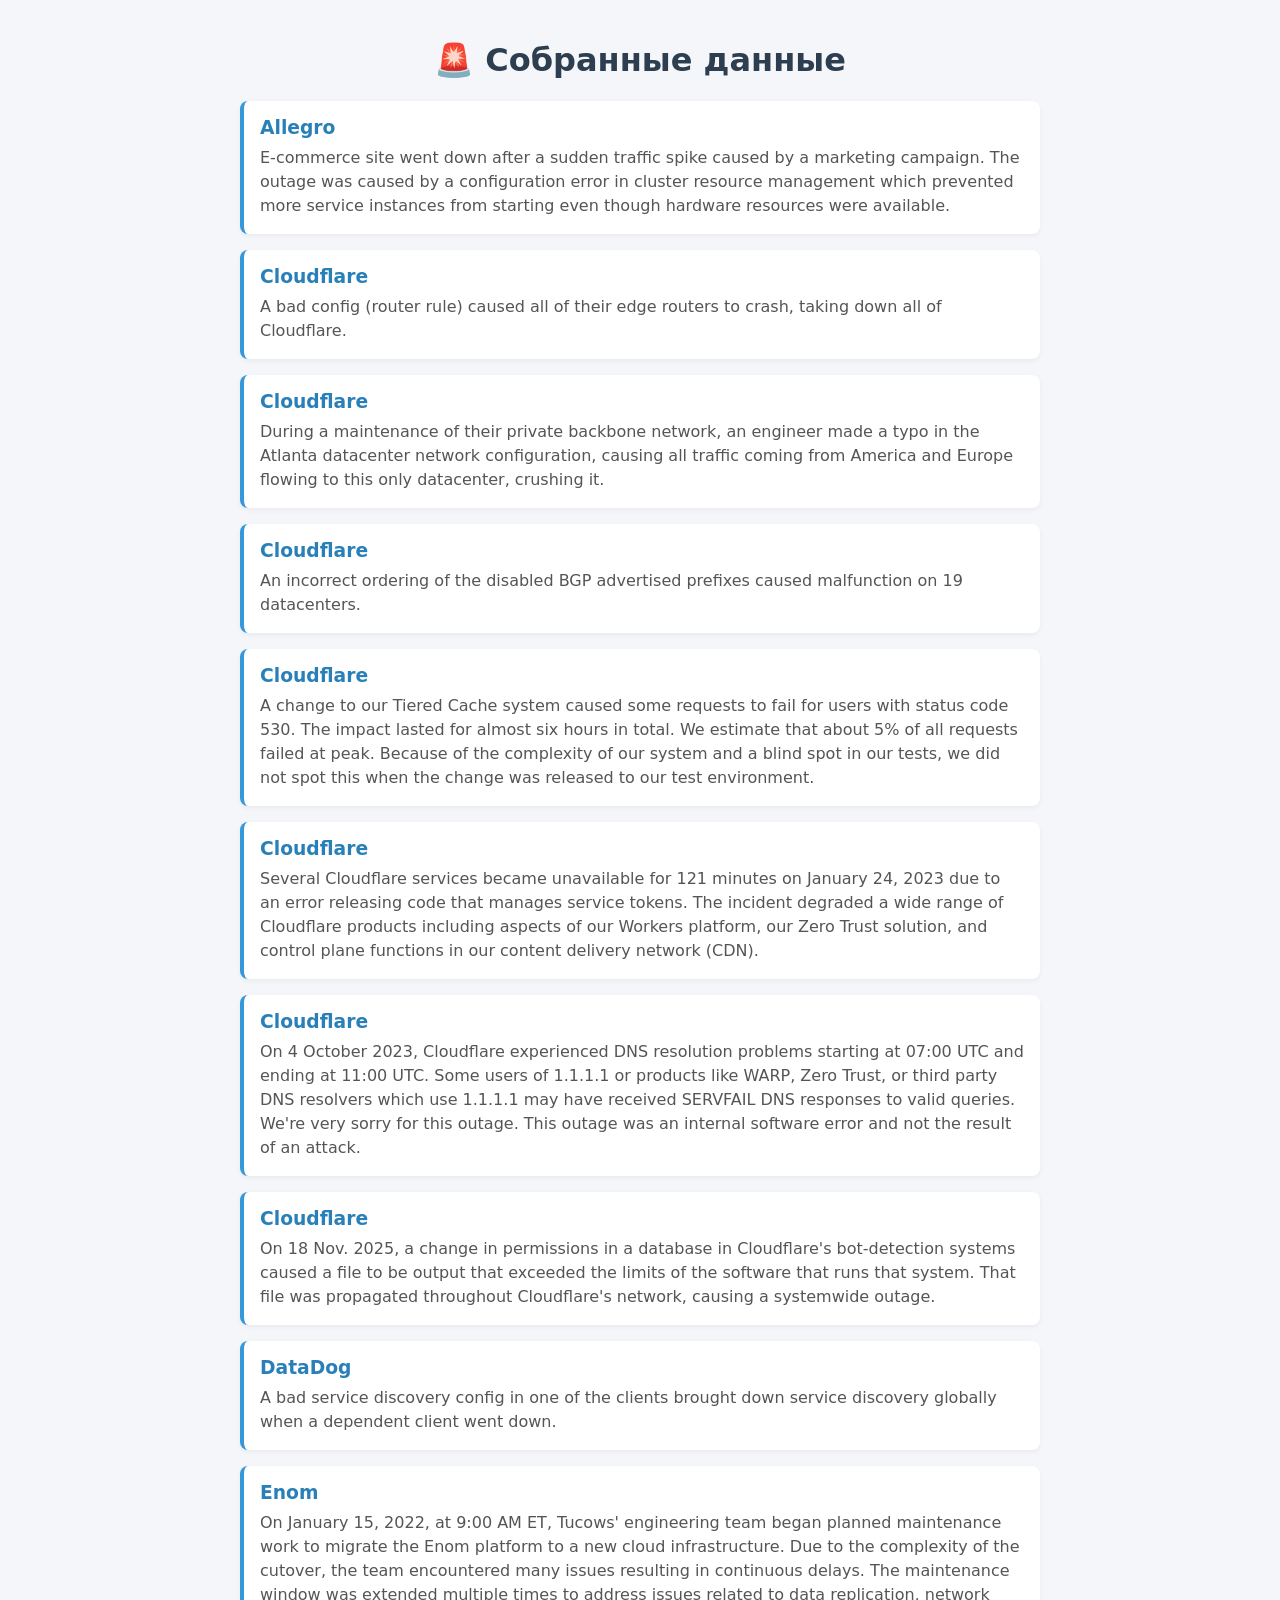
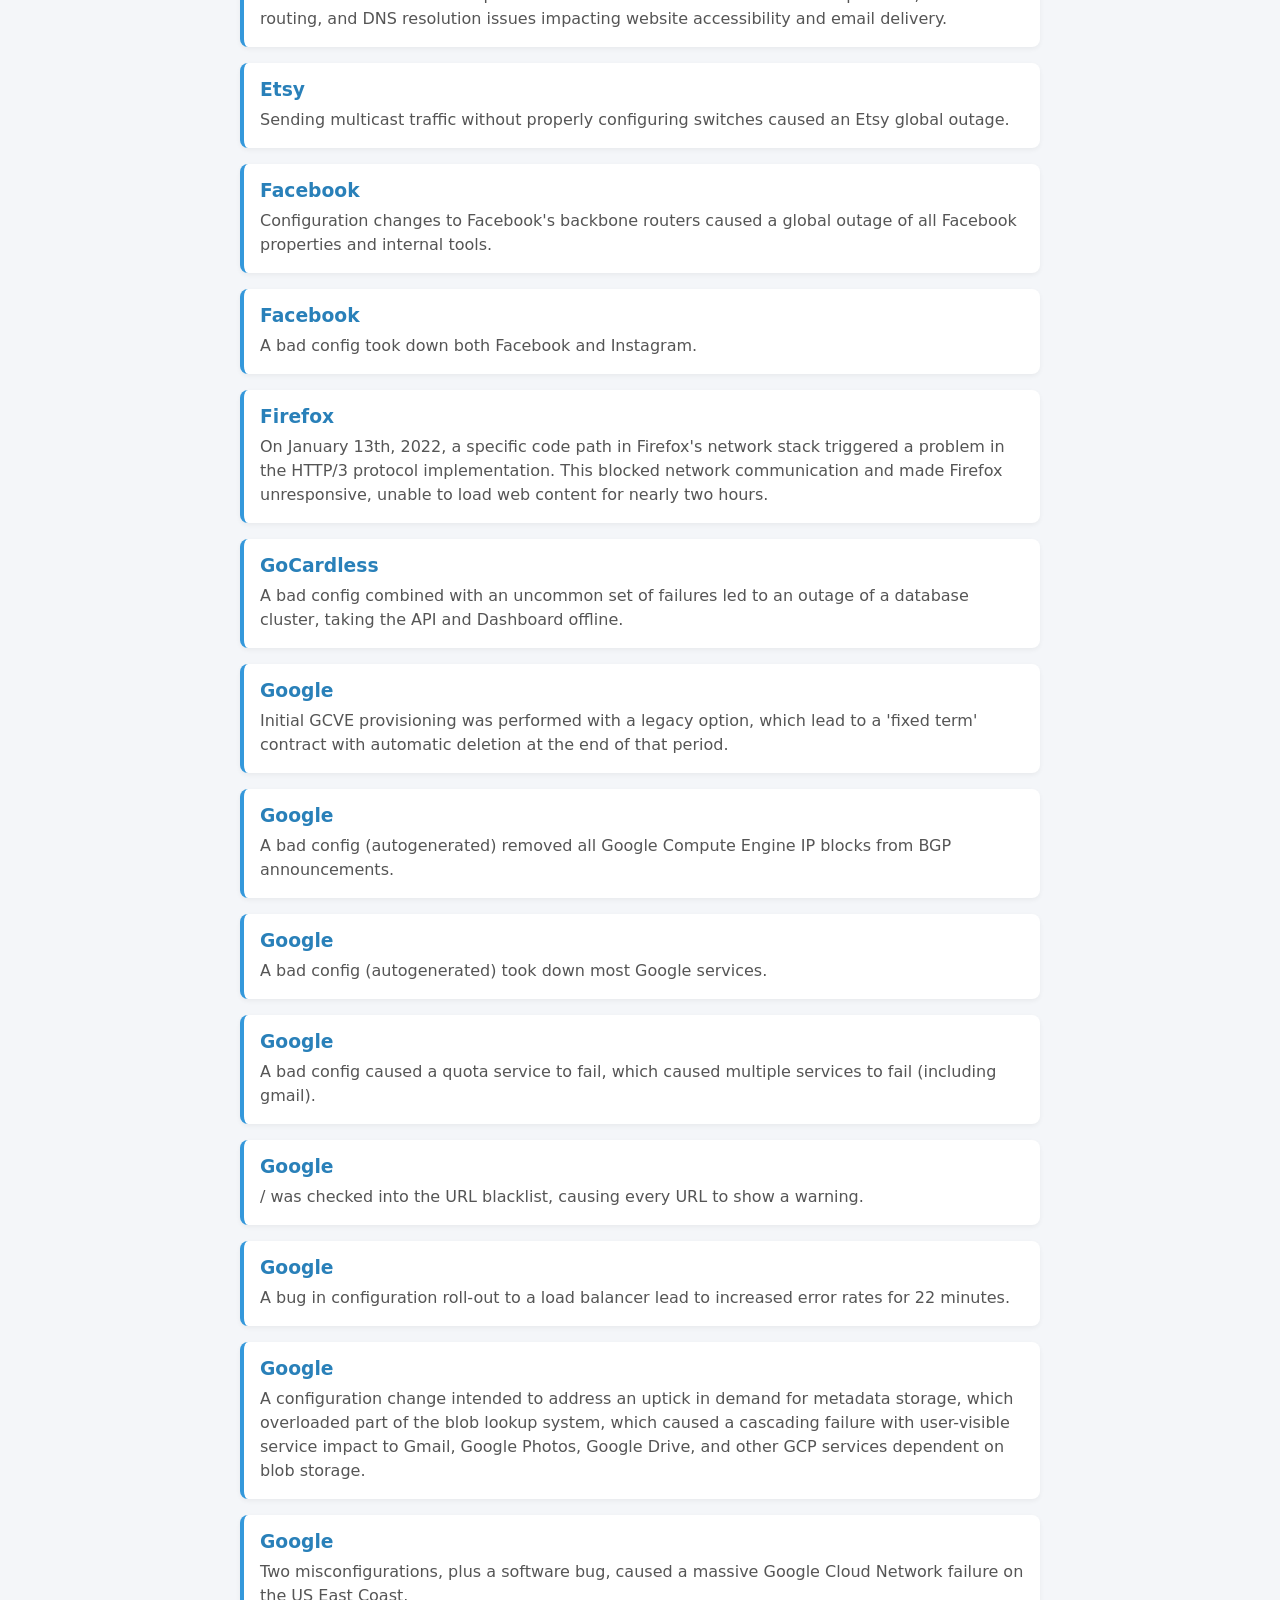
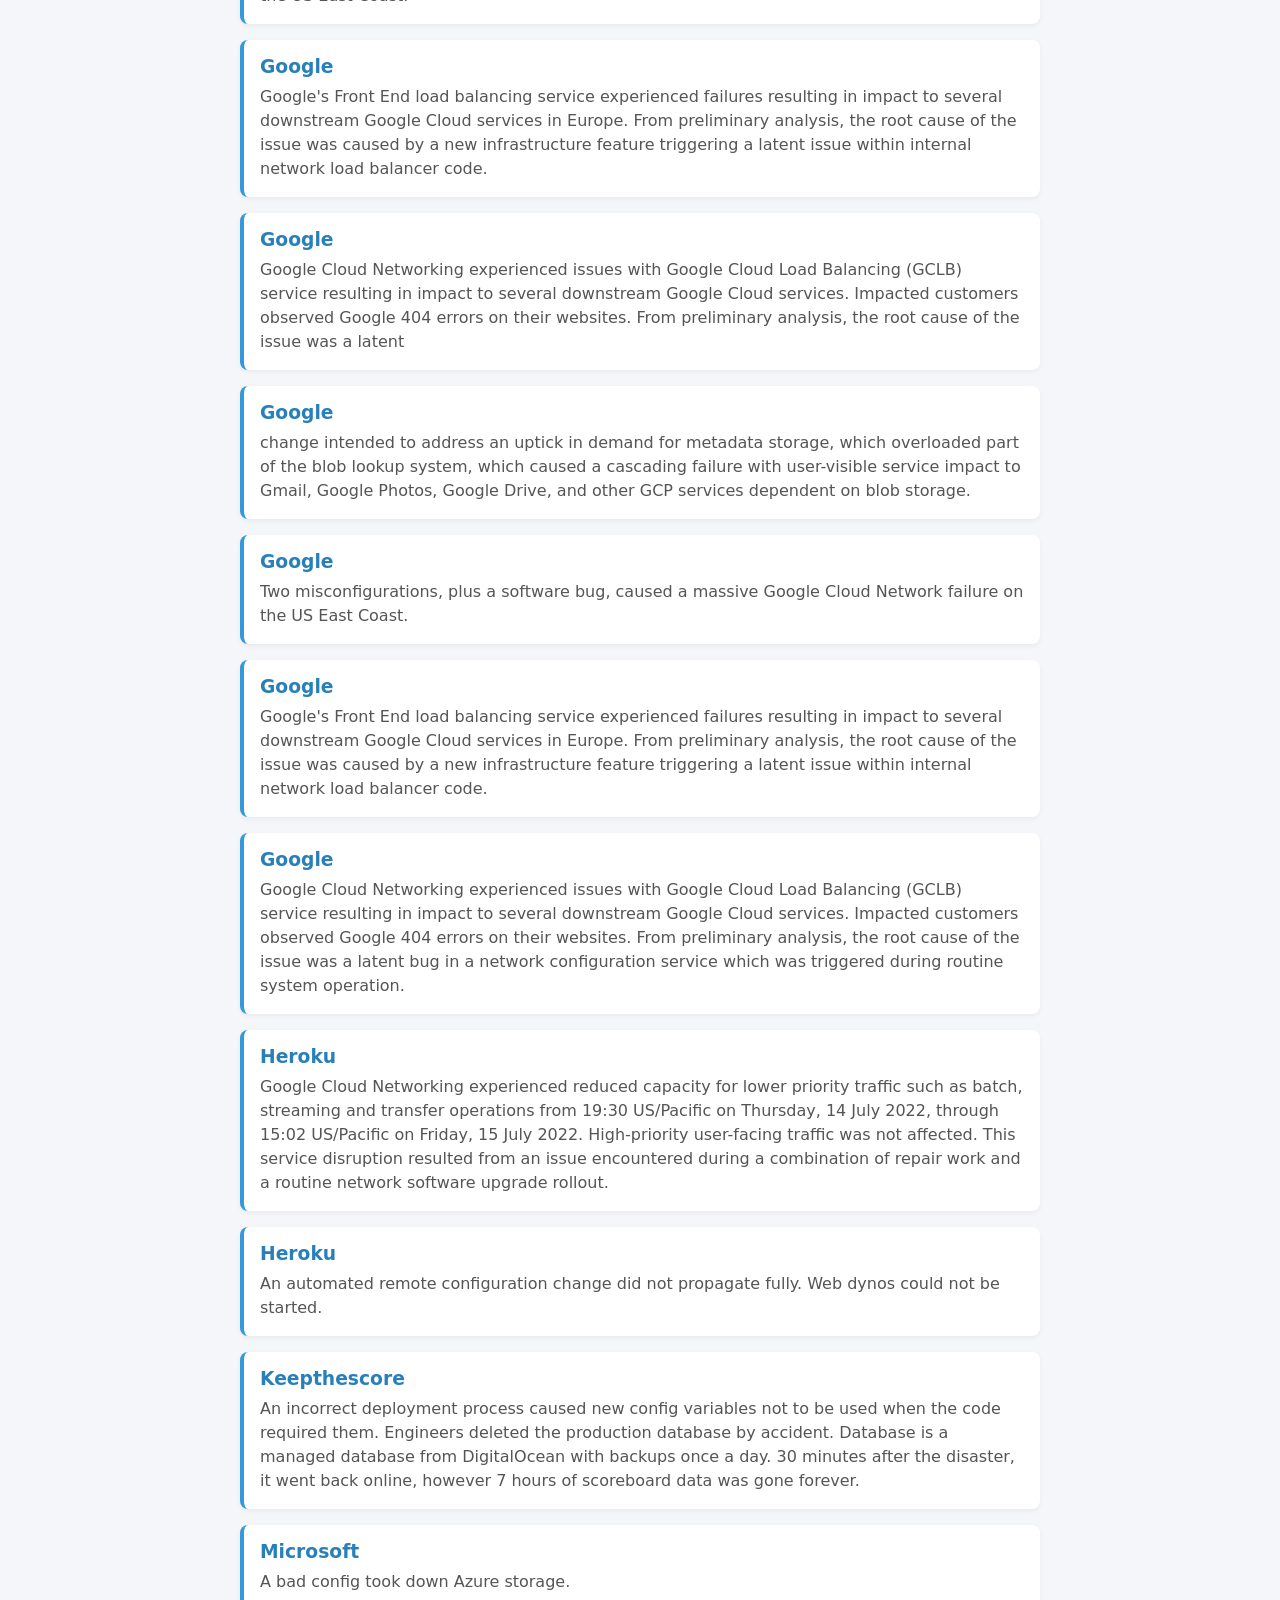
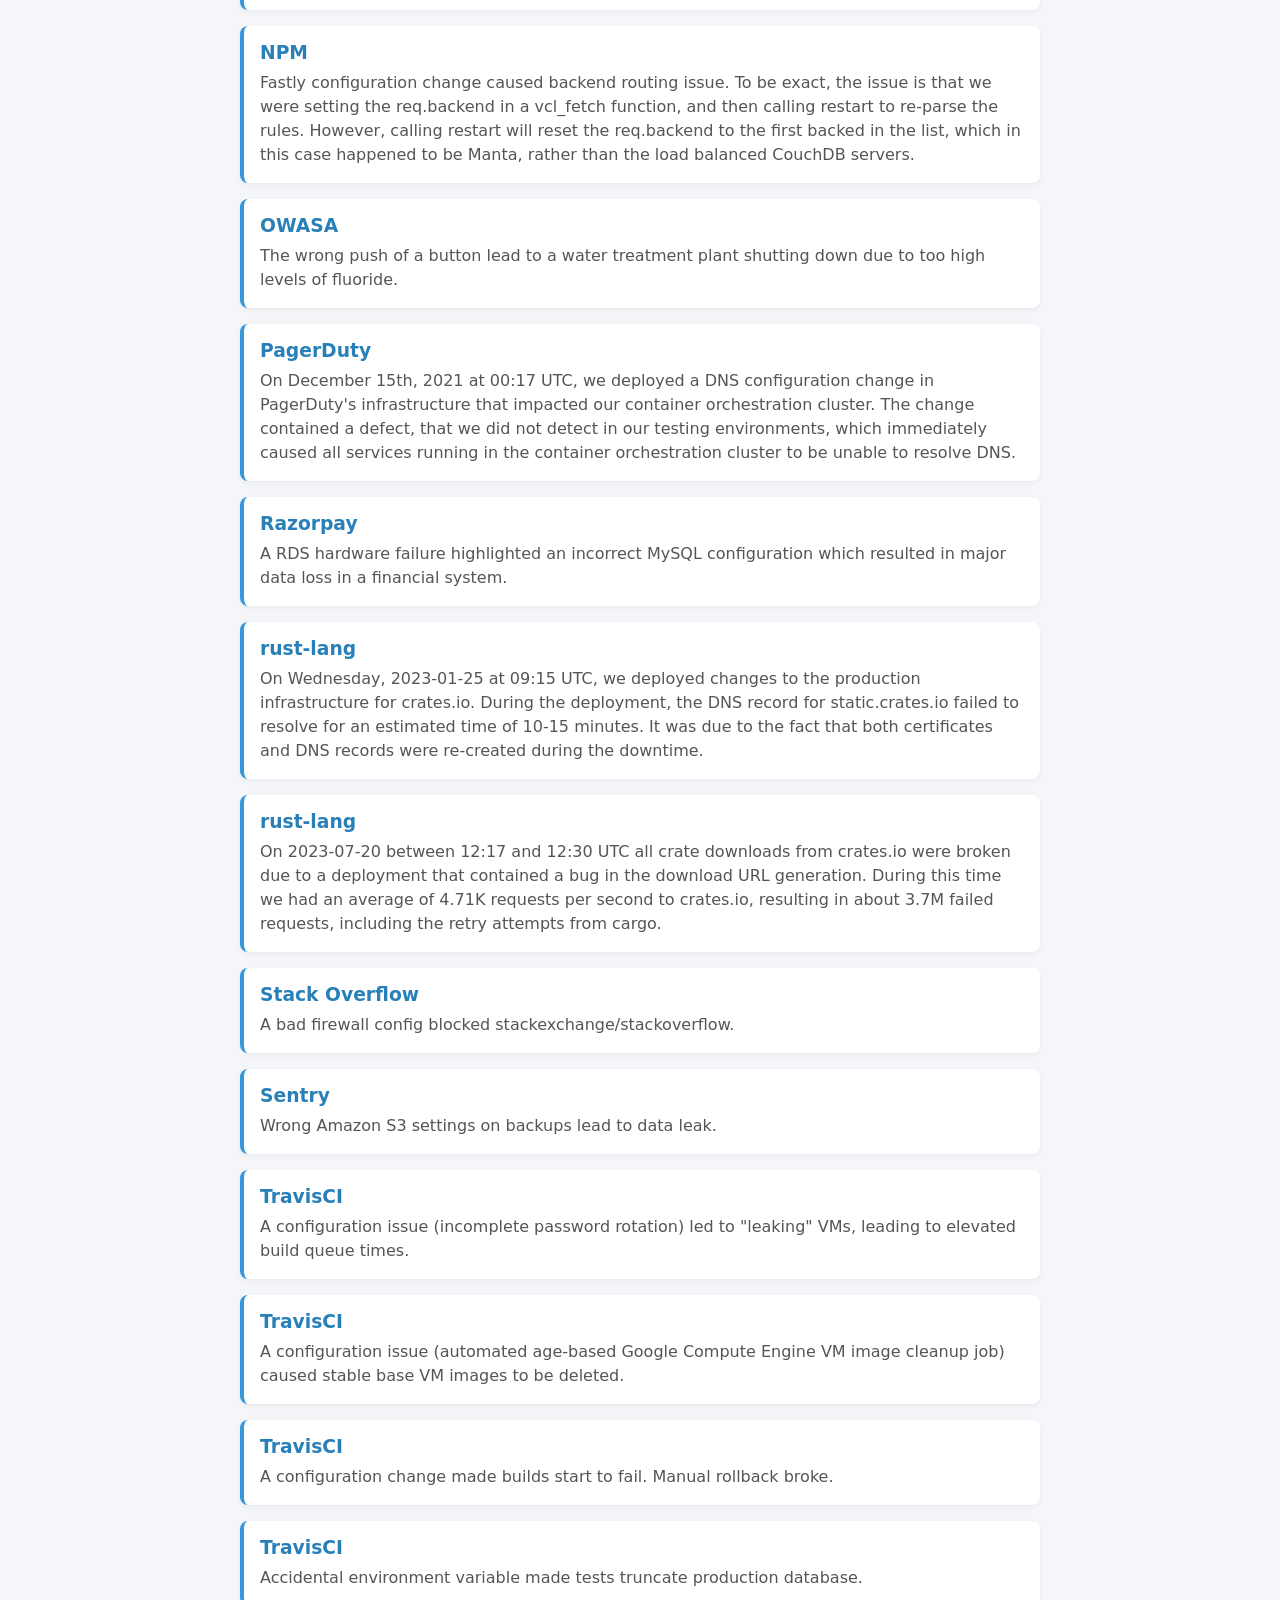
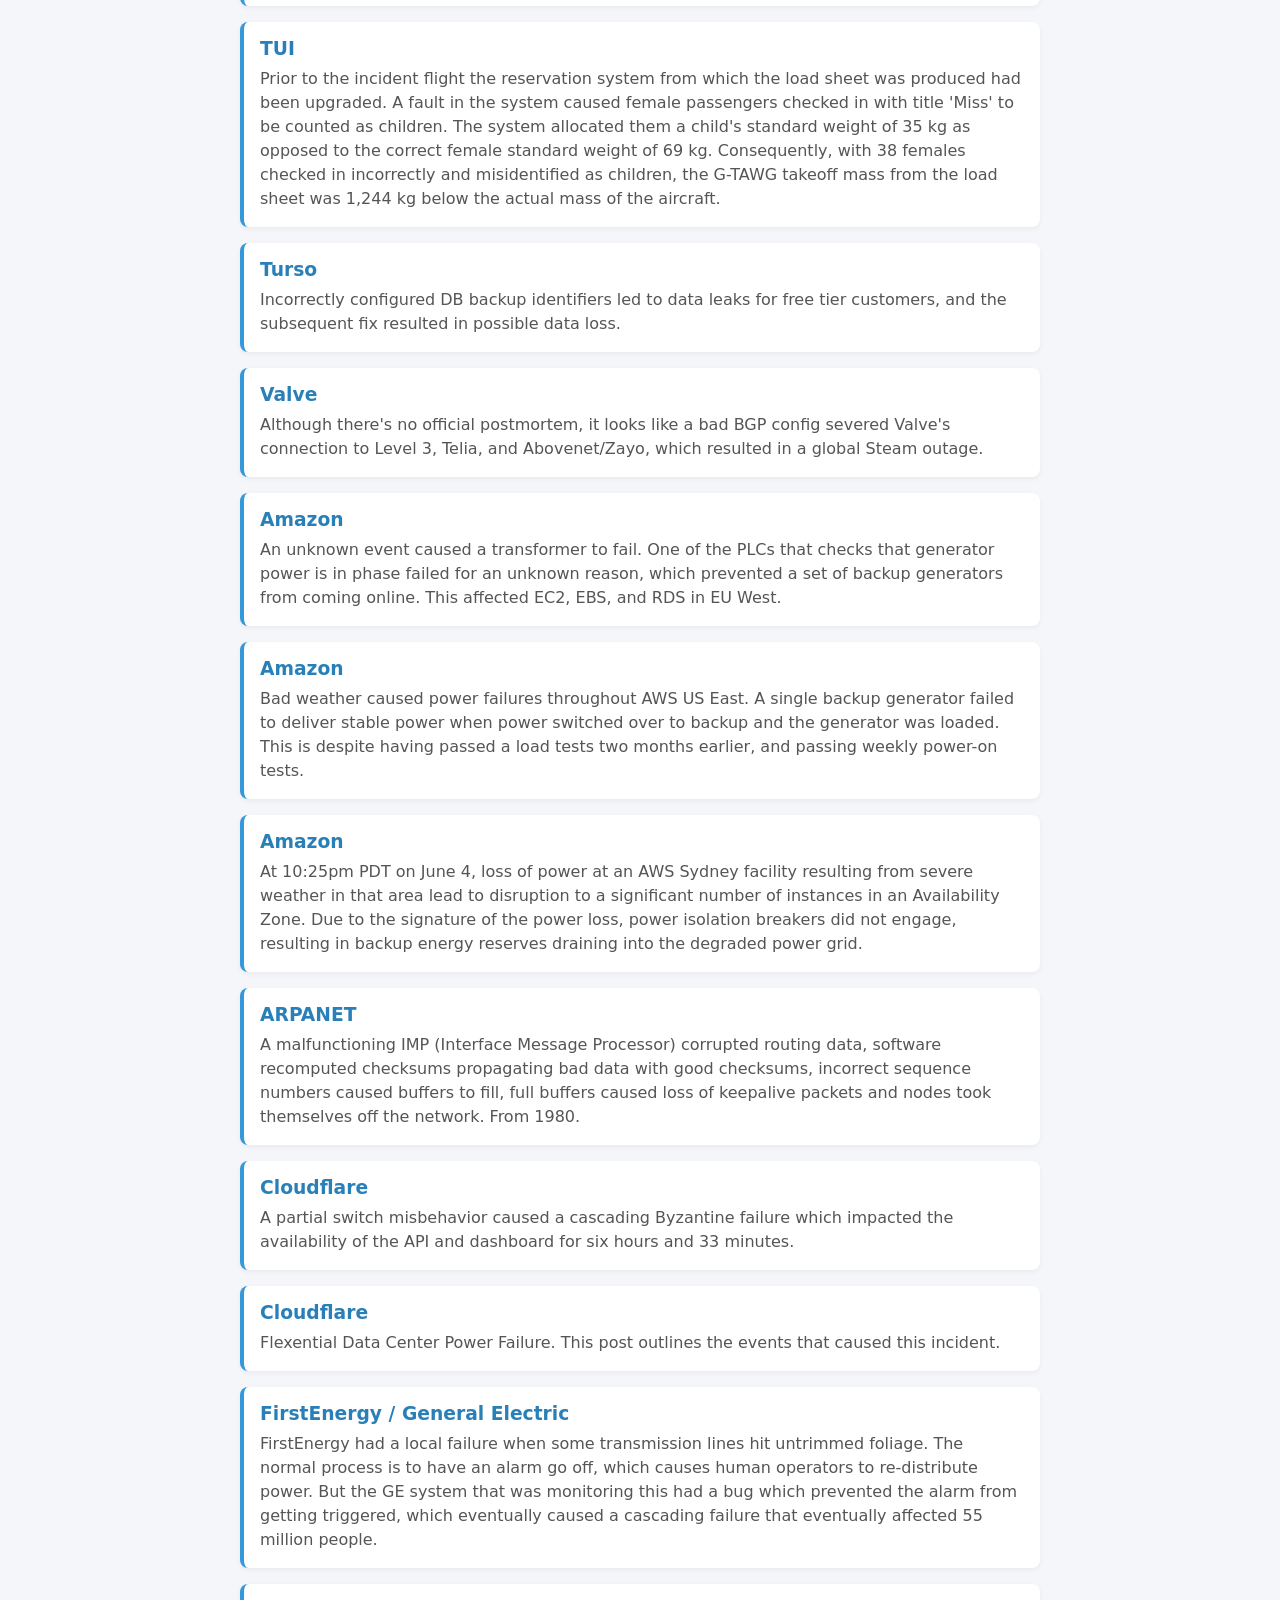
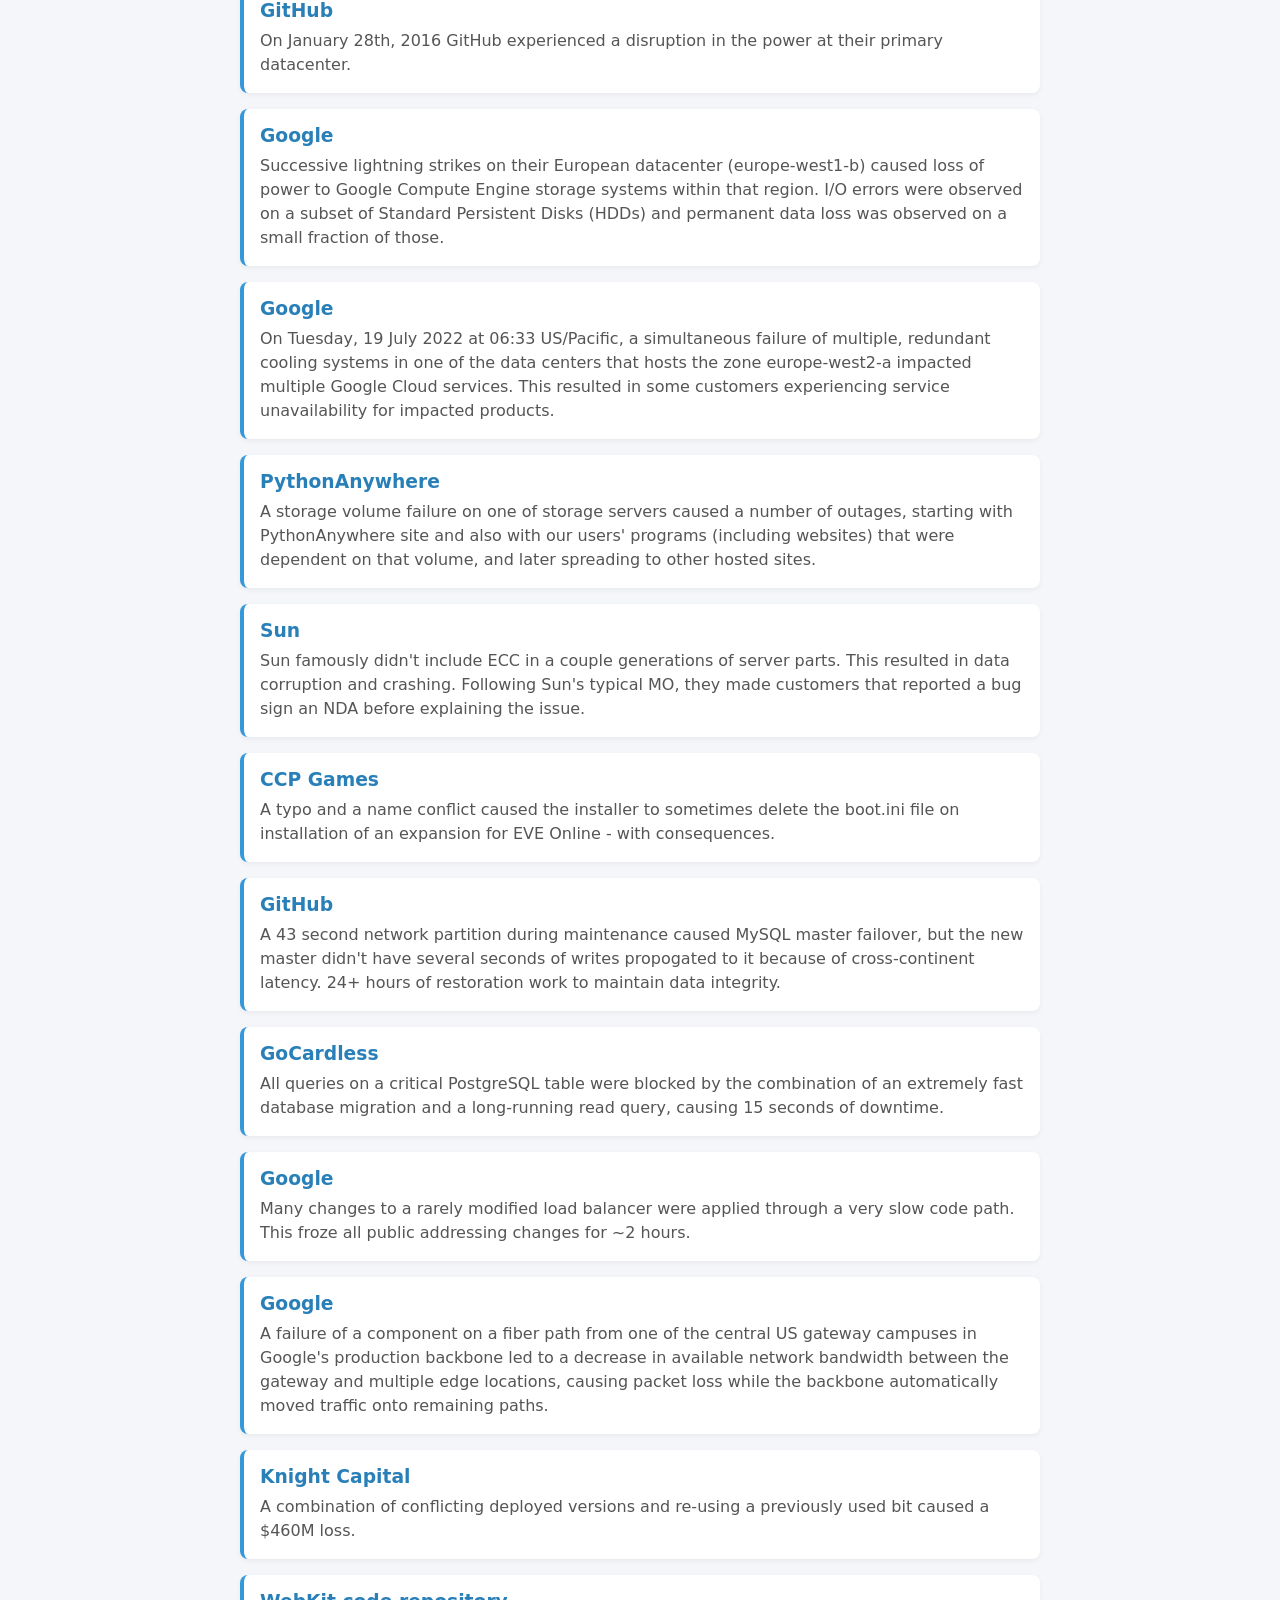
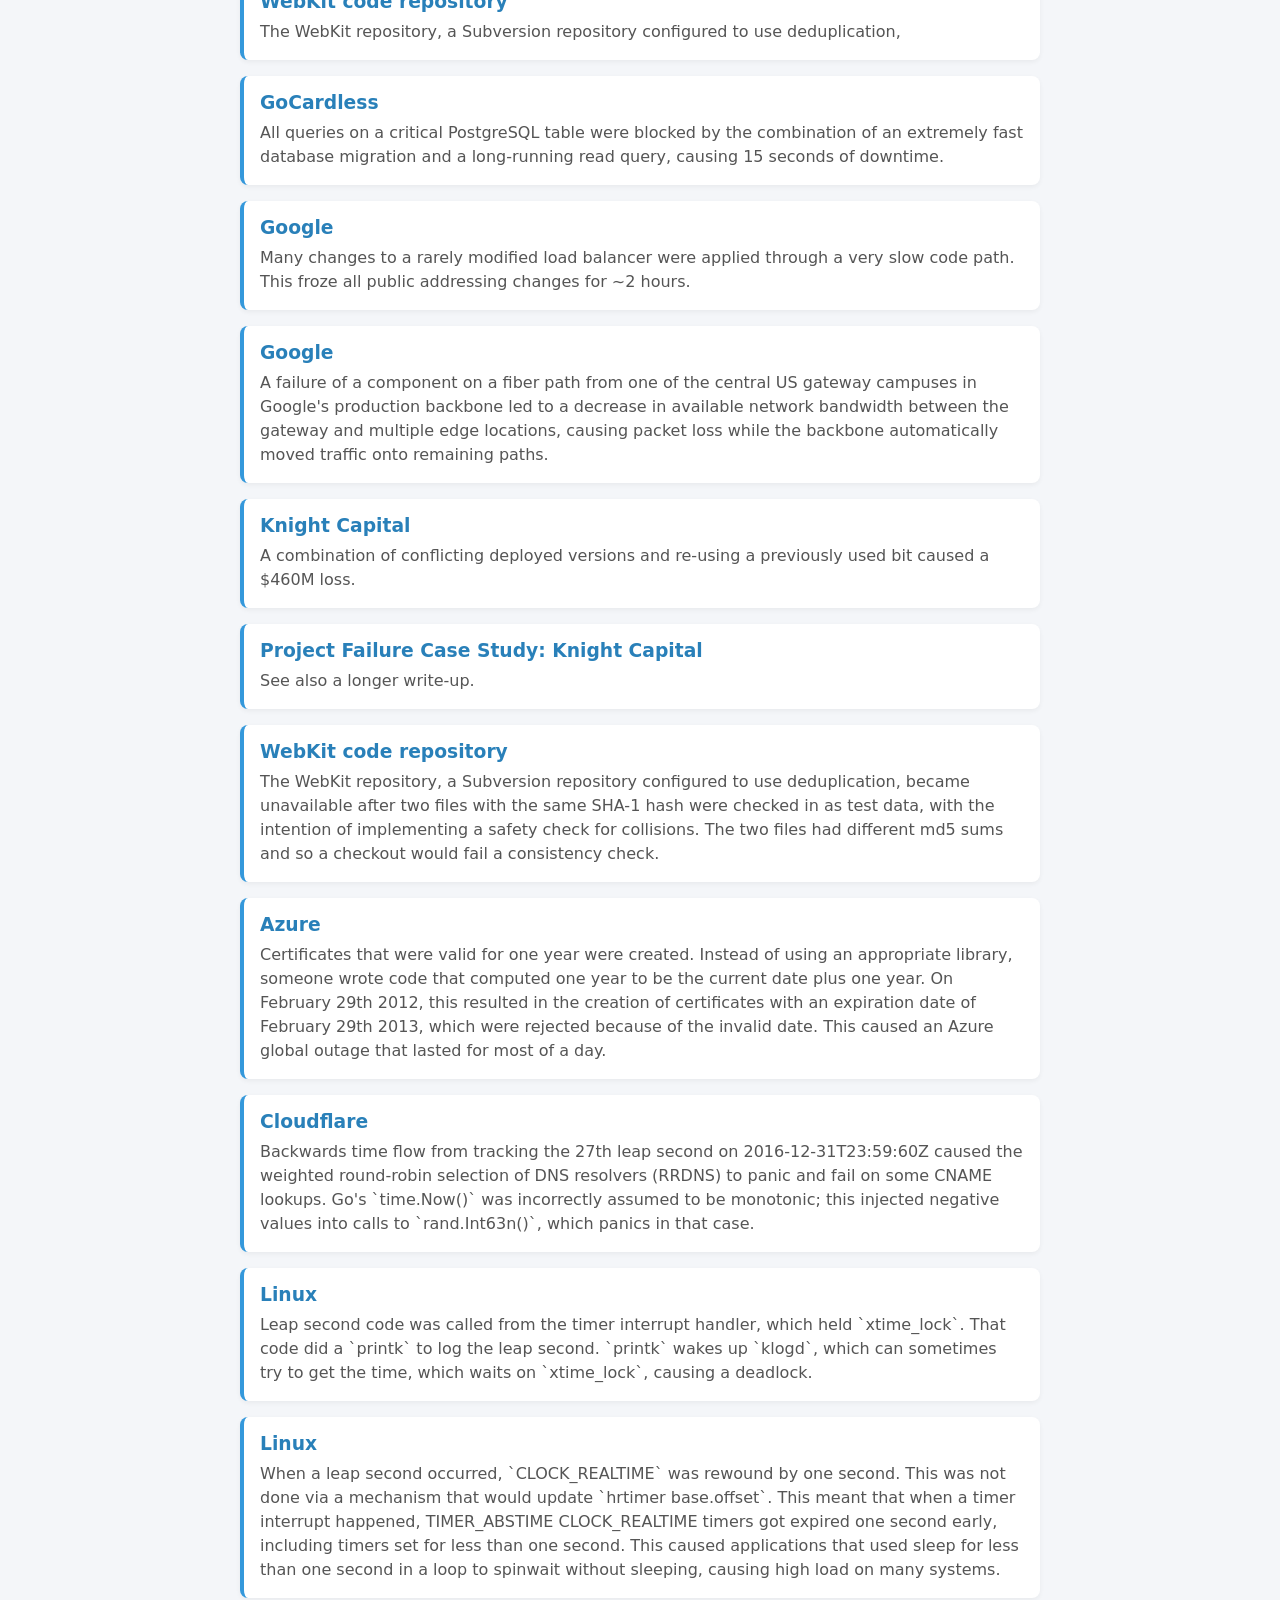
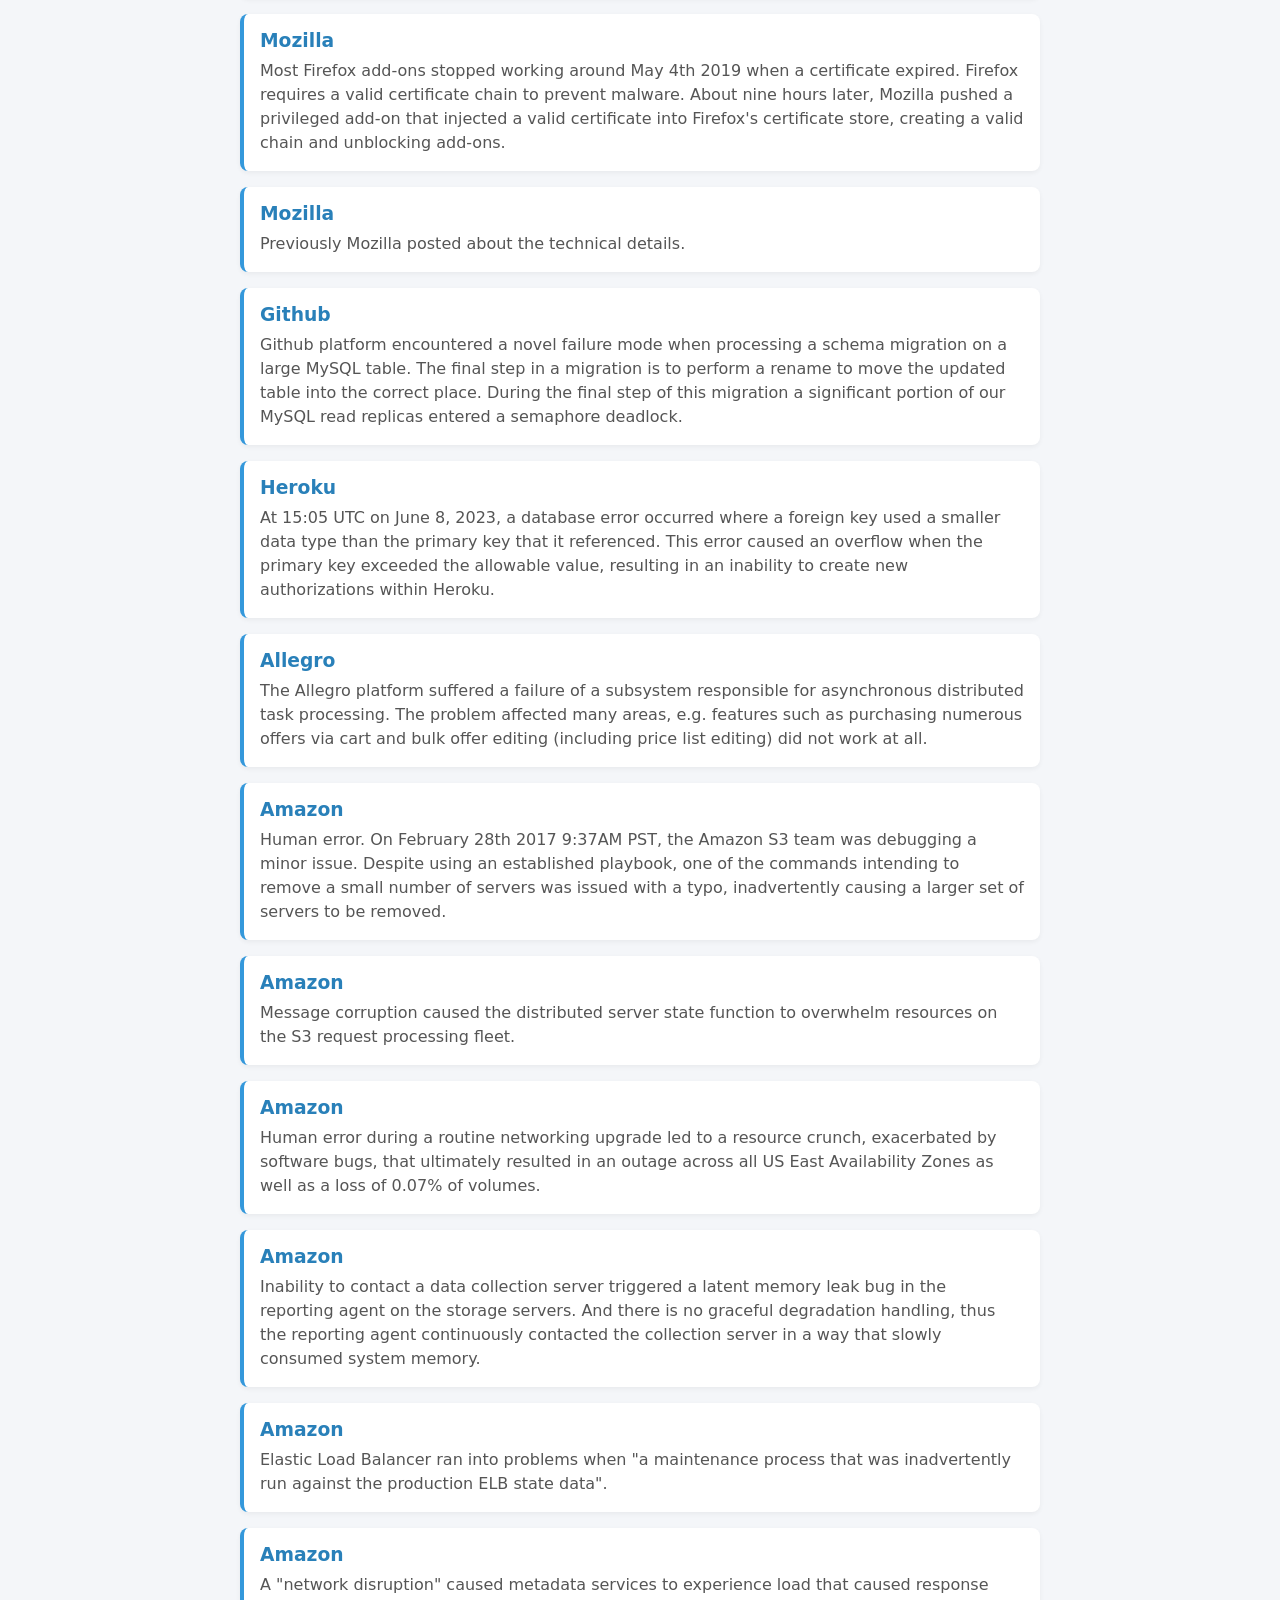
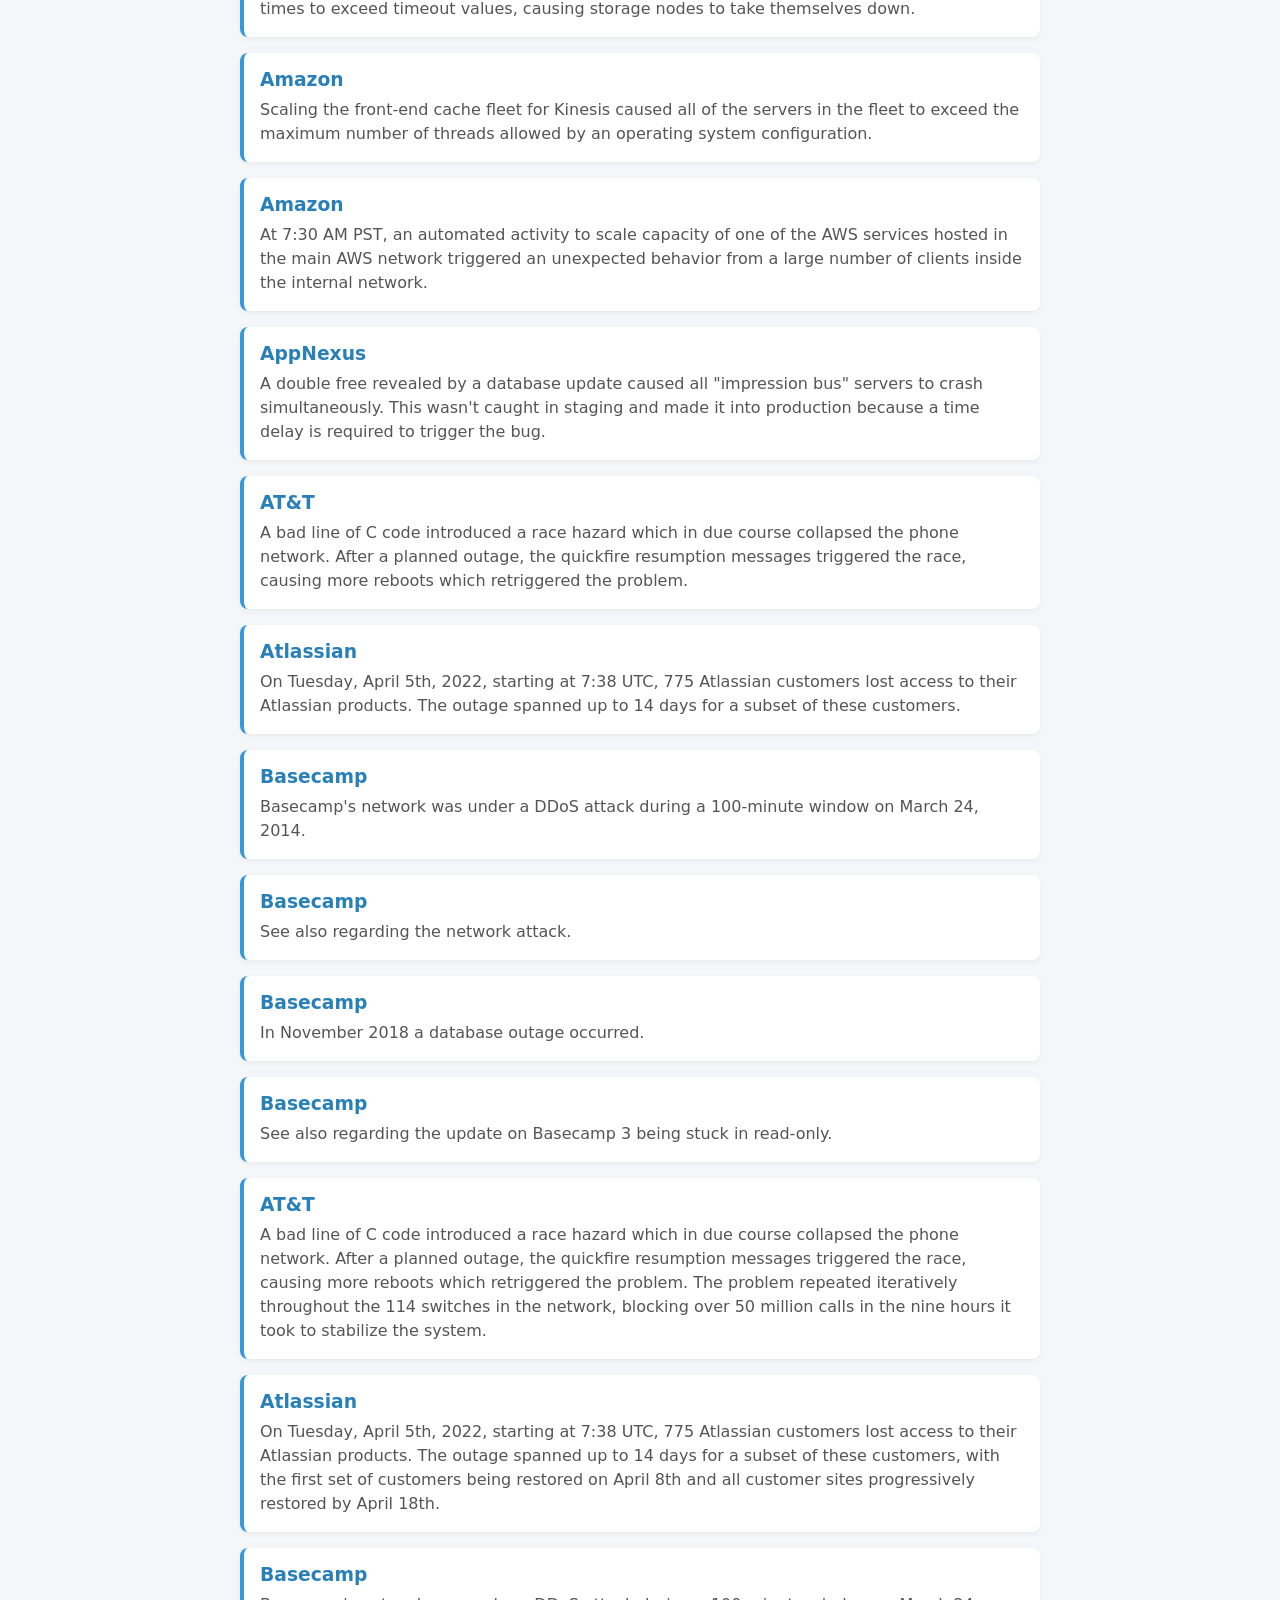
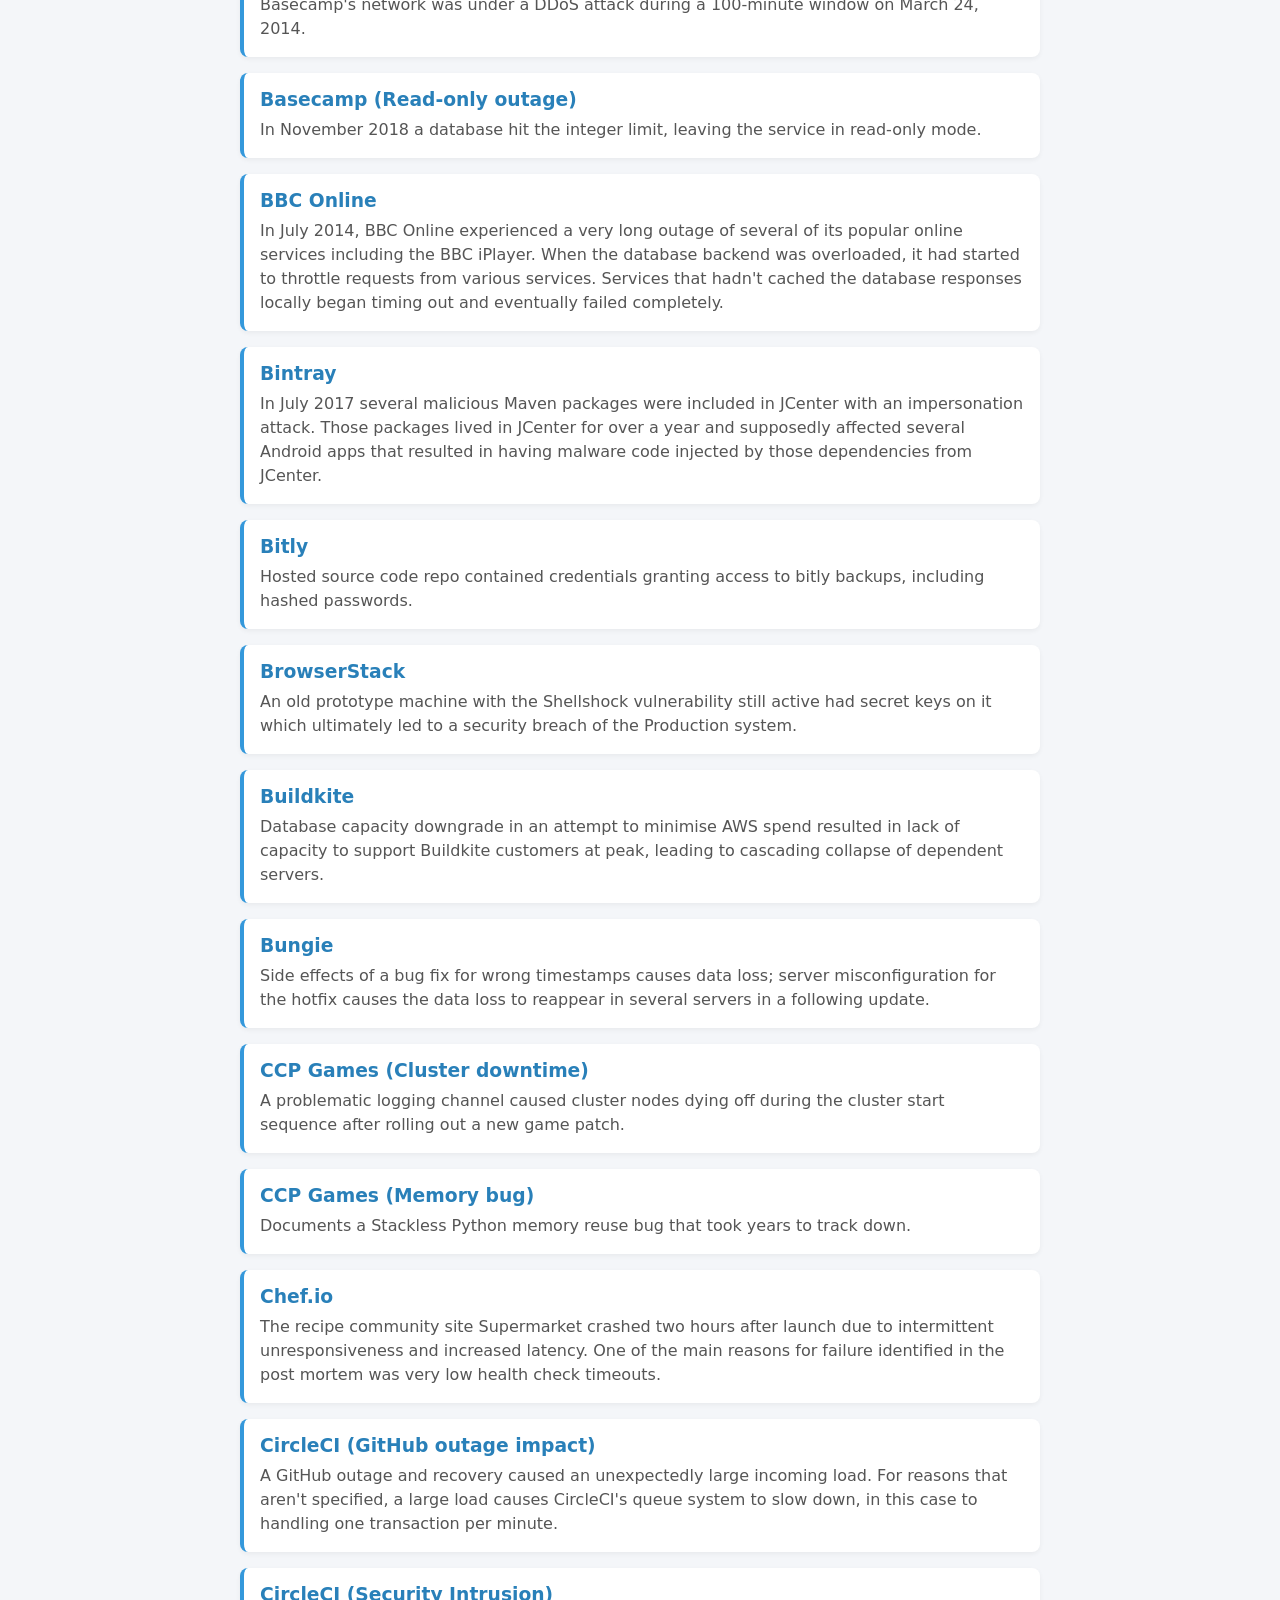
<file: parsed_danluu/danluu_postmortems.html>
<!DOCTYPE html>
<html lang="ru">
<head>
    <meta charset="UTF-8">
    <title>Собранные Постмортемы</title>
    <style>
        body { font-family: system-ui, -apple-system, sans-serif; max-width: 800px; margin: 0 auto; padding: 20px; background-color: #f4f6f9; color: #333; }
        h1 { text-align: center; color: #2c3e50; }
        .card { background: white; border-radius: 8px; padding: 16px; margin-bottom: 16px; box-shadow: 0 2px 5px rgba(0,0,0,0.05); border-left: 4px solid #3498db; }
        .card h3 { margin-top: 0; margin-bottom: 8px; }
        .card a { color: #2980b9; text-decoration: none; font-weight: bold; }
        .card p { margin: 0; line-height: 1.5; color: #555; }
    </style>
</head>
<body>
    <h1>🚨 Собранные данные</h1>

    <div class="card">
        <h3><a href="https://allegro.tech/2018/08/postmortem-why-allegro-went-down.html" target="_blank">Allegro</a></h3>
        <p>E-commerce site went down after a sudden traffic spike caused by a marketing campaign. The outage was caused by a configuration error in cluster resource management which prevented more service instances from starting even though hardware resources were available.</p>
    </div>
    <div class="card">
        <h3><a href="https://web.archive.org/web/20211006135542/https://blog.cloudflare.com/todays-outage-post-mortem-82515/" target="_blank">Cloudflare</a></h3>
        <p>A bad config (router rule) caused all of their edge routers to crash, taking down all of Cloudflare.</p>
    </div>
    <div class="card">
        <h3><a href="https://web.archive.org/web/20211016040522/https://blog.cloudflare.com/cloudflare-outage-on-july-17-2020/" target="_blank">Cloudflare</a></h3>
        <p>During a maintenance of their private backbone network, an engineer made a typo in the Atlanta datacenter network configuration, causing all traffic coming from America and Europe flowing to this only datacenter, crushing it.</p>
    </div>
    <div class="card">
        <h3><a href="https://web.archive.org/web/20220621124002/https://blog.cloudflare.com/cloudflare-outage-on-june-21-2022/" target="_blank">Cloudflare</a></h3>
        <p>An incorrect ordering of the disabled BGP advertised prefixes caused malfunction on 19 datacenters.</p>
    </div>
    <div class="card">
        <h3><a href="https://web.archive.org/web/20221112015610/https://blog.cloudflare.com/partial-cloudflare-outage-on-october-25-2022/" target="_blank">Cloudflare</a></h3>
        <p>A change to our Tiered Cache system caused some requests to fail for users with status code 530. The impact lasted for almost six hours in total. We estimate that about 5% of all requests failed at peak. Because of the complexity of our system and a blind spot in our tests, we did not spot this when the change was released to our test environment.</p>
    </div>
    <div class="card">
        <h3><a href="https://blog.cloudflare.com/cloudflare-incident-on-january-24th-2023/" target="_blank">Cloudflare</a></h3>
        <p>Several Cloudflare services became unavailable for 121 minutes on January 24, 2023 due to an error releasing code that manages service tokens. The incident degraded a wide range of Cloudflare products including aspects of our Workers platform, our Zero Trust solution, and control plane functions in our content delivery network (CDN).</p>
    </div>
    <div class="card">
        <h3><a href="https://blog.cloudflare.com/1-1-1-1-lookup-failures-on-october-4th-2023/" target="_blank">Cloudflare</a></h3>
        <p>On 4 October 2023, Cloudflare experienced DNS resolution problems starting at 07:00 UTC and ending at 11:00 UTC. Some users of 1.1.1.1 or products like WARP, Zero Trust, or third party DNS resolvers which use 1.1.1.1 may have received SERVFAIL DNS responses to valid queries. We're very sorry for this outage. This outage was an internal software error and not the result of an attack.</p>
    </div>
    <div class="card">
        <h3><a href="https://blog.cloudflare.com/18-november-2025-outage/" target="_blank">Cloudflare</a></h3>
        <p>On 18 Nov. 2025, a change in permissions in a database in Cloudflare's bot-detection systems caused a file to be output that exceeded the limits of the software that runs that system. That file was propagated throughout Cloudflare's network, causing a systemwide outage.</p>
    </div>
    <div class="card">
        <h3><a href="https://www.datadoghq.com/blog/2020-09-25-infrastructure-connectivity-issue/" target="_blank">DataDog</a></h3>
        <p>A bad service discovery config in one of the clients brought down service discovery globally when a dependent client went down.</p>
    </div>
    <div class="card">
        <h3><a href="https://enomstatus.com/incidents/03q064h6rb7x" target="_blank">Enom</a></h3>
        <p>On January 15, 2022, at 9:00 AM ET, Tucows' engineering team began planned maintenance work to migrate the Enom platform to a new cloud infrastructure. Due to the complexity of the cutover, the team encountered many issues resulting in continuous delays. The maintenance window was extended multiple times to address issues related to data replication, network routing, and DNS resolution issues impacting website accessibility and email delivery.</p>
    </div>
    <div class="card">
        <h3><a href="https://web.archive.org/web/20211201033341/https://codeascraft.com/2012/01/23/solr-bittorrent-index-replication/" target="_blank">Etsy</a></h3>
        <p>Sending multicast traffic without properly configuring switches caused an Etsy global outage.</p>
    </div>
    <div class="card">
        <h3><a href="https://engineering.fb.com/2021/10/05/networking-traffic/outage-details/" target="_blank">Facebook</a></h3>
        <p>Configuration changes to Facebook's backbone routers caused a global outage of all Facebook properties and internal tools.</p>
    </div>
    <div class="card">
        <h3><a href="https://blog.thousandeyes.com/facebook-outage-deep-dive/" target="_blank">Facebook</a></h3>
        <p>A bad config took down both Facebook and Instagram.</p>
    </div>
    <div class="card">
        <h3><a href="https://web.archive.org/web/20250314111052/https://hacks.mozilla.org/2022/02/retrospective-and-technical-details-on-the-recent-firefox-outage/" target="_blank">Firefox</a></h3>
        <p>On January 13th, 2022, a specific code path in Firefox's network stack triggered a problem in the HTTP/3 protocol implementation. This blocked network communication and made Firefox unresponsive, unable to load web content for nearly two hours.</p>
    </div>
    <div class="card">
        <h3><a href="https://gocardless.com/blog/incident-review-api-and-dashboard-outage-on-10th-october/" target="_blank">GoCardless</a></h3>
        <p>A bad config combined with an uncommon set of failures led to an outage of a database cluster, taking the API and Dashboard offline.</p>
    </div>
    <div class="card">
        <h3><a href="https://cloud.google.com/blog/products/infrastructure/details-of-google-cloud-gcve-incident" target="_blank">Google</a></h3>
        <p>Initial GCVE provisioning was performed with a legacy option, which lead to a 'fixed term' contract with automatic deletion at the end of that period.</p>
    </div>
    <div class="card">
        <h3><a href="https://status.cloud.google.com/incident/compute/16007" target="_blank">Google</a></h3>
        <p>A bad config (autogenerated) removed all Google Compute Engine IP blocks from BGP announcements.</p>
    </div>
    <div class="card">
        <h3><a href="https://googleblog.blogspot.com/2014/01/todays-outage-for-several-google.html" target="_blank">Google</a></h3>
        <p>A bad config (autogenerated) took down most Google services.</p>
    </div>
    <div class="card">
        <h3><a href="https://web.archive.org/web/20151008061104/http://code.google.com/p/chromium/issues/detail?id=165171" target="_blank">Google</a></h3>
        <p>A bad config caused a quota service to fail, which caused multiple services to fail (including gmail).</p>
    </div>
    <div class="card">
        <h3><a href="https://googleblog.blogspot.com/2009/01/this-site-may-harm-your-computer-on.html" target="_blank">Google</a></h3>
        <p>/ was checked into the URL blacklist, causing every URL to show a warning.</p>
    </div>
    <div class="card">
        <h3><a href="https://status.cloud.google.com/incident/compute/17007#5659118702428160" target="_blank">Google</a></h3>
        <p>A bug in configuration roll-out to a load balancer lead to increased error rates for 22 minutes.</p>
    </div>
    <div class="card">
        <h3><a href="https://status.cloud.google.com/incident/storage/19002" target="_blank">Google</a></h3>
        <p>A configuration change intended to address an uptick in demand for metadata storage, which overloaded part of the blob lookup system, which caused a cascading failure with user-visible service impact to Gmail, Google Photos, Google Drive, and other GCP services dependent on blob storage.</p>
    </div>
    <div class="card">
        <h3><a href="https://status.cloud.google.com/incident/cloud-networking/19009" target="_blank">Google</a></h3>
        <p>Two misconfigurations, plus a software bug, caused a massive Google Cloud Network failure on the US East Coast.</p>
    </div>
    <div class="card">
        <h3><a href="https://status.cloud.google.com/incidents/1xkAB1KmLrh5g3v9ZEZ7" target="_blank">Google</a></h3>
        <p>Google's Front End load balancing service experienced failures resulting in impact to several downstream Google Cloud services in Europe. From preliminary analysis, the root cause of the issue was caused by a new infrastructure feature triggering a latent issue within internal network load balancer code.</p>
    </div>
    <div class="card">
        <h3><a href="https://status.cloud.google.com/incidents/6PM5mNd43NbMqjCZ5REh" target="_blank">Google</a></h3>
        <p>Google Cloud Networking experienced issues with Google Cloud Load Balancing (GCLB) service resulting in impact to several downstream Google Cloud services. Impacted customers observed Google 404 errors on their websites. From preliminary analysis, the root cause of the issue was a latent</p>
    </div>
    <div class="card">
        <h3><a href="https://status.cloud.google.com/incident/cloud-networking/19009" target="_blank">Google</a></h3>
        <p>change intended to address an uptick in demand for metadata storage, which overloaded part of the blob lookup system, which caused a cascading failure with user-visible service impact to Gmail, Google Photos, Google Drive, and other GCP services dependent on blob storage.</p>
    </div>
    <div class="card">
        <h3><a href="https://status.cloud.google.com/incidents/1xkAB1KmLrh5g3v9ZEZ7" target="_blank">Google</a></h3>
        <p>Two misconfigurations, plus a software bug, caused a massive Google Cloud Network failure on the US East Coast.</p>
    </div>
    <div class="card">
        <h3><a href="https://status.cloud.google.com/incidents/6PM5mNd43NbMqjCZ5REh" target="_blank">Google</a></h3>
        <p>Google's Front End load balancing service experienced failures resulting in impact to several downstream Google Cloud services in Europe. From preliminary analysis, the root cause of the issue was caused by a new infrastructure feature triggering a latent issue within internal network load balancer code.</p>
    </div>
    <div class="card">
        <h3><a href="https://status.cloud.google.com/incidents/vLsxuKoRvykNHW3nnhsJ" target="_blank">Google</a></h3>
        <p>Google Cloud Networking experienced issues with Google Cloud Load Balancing (GCLB) service resulting in impact to several downstream Google Cloud services. Impacted customers observed Google 404 errors on their websites. From preliminary analysis, the root cause of the issue was a latent bug in a network configuration service which was triggered during routine system operation.</p>
    </div>
    <div class="card">
        <h3><a href="https://status.heroku.com/incidents/1091" target="_blank">Heroku</a></h3>
        <p>Google Cloud Networking experienced reduced capacity for lower priority traffic such as batch, streaming and transfer operations from 19:30 US/Pacific on Thursday, 14 July 2022, through 15:02 US/Pacific on Friday, 15 July 2022. High-priority user-facing traffic was not affected. This service disruption resulted from an issue encountered during a combination of repair work and a routine network software upgrade rollout.</p>
    </div>
    <div class="card">
        <h3><a href="https://blog.heroku.com/how-i-broke-git-push-heroku-main" target="_blank">Heroku</a></h3>
        <p>An automated remote configuration change did not propagate fully. Web dynos could not be started.</p>
    </div>
    <div class="card">
        <h3><a href="https://web.archive.org/web/20201101133510/https://keepthescore.co/blog/posts/deleting_the_production_database/" target="_blank">Keepthescore</a></h3>
        <p>An incorrect deployment process caused new config variables not to be used when the code required them. Engineers deleted the production database by accident. Database is a managed database from DigitalOcean with backups once a day. 30 minutes after the disaster, it went back online, however 7 hours of scoreboard data was gone forever.</p>
    </div>
    <div class="card">
        <h3><a href="https://azure.microsoft.com/en-us/blog/update-on-azure-storage-service-interruption/" target="_blank">Microsoft</a></h3>
        <p>A bad config took down Azure storage.</p>
    </div>
    <div class="card">
        <h3><a href="https://blog.npmjs.org/post/74949623024/2014-01-28-outage-postmortem.html" target="_blank">NPM</a></h3>
        <p>Fastly configuration change caused backend routing issue. To be exact, the issue is that we were setting the req.backend in a vcl_fetch function, and then calling restart to re-parse the rules. However, calling restart will reset the req.backend to the first backed in the list, which in this case happened to be Manta, rather than the load balanced CouchDB servers.</p>
    </div>
    <div class="card">
        <h3><a href="https://web.archive.org/web/20210226170650/https://indyweek.com/news/archives/human-error-caused-owasa-fluoride-overdose-owasa-sorry/" target="_blank">OWASA</a></h3>
        <p>The wrong push of a button lead to a water treatment plant shutting down due to too high levels of fluoride.</p>
    </div>
    <div class="card">
        <h3><a href="https://status.pagerduty.com/incidents/vbp7ht2647l8" target="_blank">PagerDuty</a></h3>
        <p>On December 15th, 2021 at 00:17 UTC, we deployed a DNS configuration change in PagerDuty's infrastructure that impacted our container orchestration cluster. The change contained a defect, that we did not detect in our testing environments, which immediately caused all services running in the container orchestration cluster to be unable to resolve DNS.</p>
    </div>
    <div class="card">
        <h3><a href="https://web.archive.org/web/20250207075402/https://razorpay.com/blog/day-of-rds-multi-az-failover/" target="_blank">Razorpay</a></h3>
        <p>A RDS hardware failure highlighted an incorrect MySQL configuration which resulted in major data loss in a financial system.</p>
    </div>
    <div class="card">
        <h3><a href="https://blog.rust-lang.org/inside-rust/2023/02/08/dns-outage-portmortem.html" target="_blank">rust-lang</a></h3>
        <p>On Wednesday, 2023-01-25 at 09:15 UTC, we deployed changes to the production infrastructure for crates.io. During the deployment, the DNS record for static.crates.io failed to resolve for an estimated time of 10-15 minutes. It was due to the fact that both certificates and DNS records were re-created during the downtime.</p>
    </div>
    <div class="card">
        <h3><a href="https://blog.rust-lang.org/inside-rust/2023/07/21/crates-io-postmortem.html" target="_blank">rust-lang</a></h3>
        <p>On 2023-07-20 between 12:17 and 12:30 UTC all crate downloads from crates.io were broken due to a deployment that contained a bug in the download URL generation. During this time we had an average of 4.71K requests per second to crates.io, resulting in about 3.7M failed requests, including the retry attempts from cargo.</p>
    </div>
    <div class="card">
        <h3><a href="https://web.archive.org/web/20201020103424/https://stackstatus.net/post/96025967369/outage-post-mortem-august-25th-2014" target="_blank">Stack Overflow</a></h3>
        <p>A bad firewall config blocked stackexchange/stackoverflow.</p>
    </div>
    <div class="card">
        <h3><a href="https://blog.sentry.io/2016/06/14/security-incident-june-12-2016" target="_blank">Sentry</a></h3>
        <p>Wrong Amazon S3 settings on backups lead to data leak.</p>
    </div>
    <div class="card">
        <h3><a href="https://www.traviscistatus.com/incidents/khzk8bg4p9sy" target="_blank">TravisCI</a></h3>
        <p>A configuration issue (incomplete password rotation) led to "leaking" VMs, leading to elevated build queue times.</p>
    </div>
    <div class="card">
        <h3><a href="https://web.archive.org/web/20221220114914/https://blog.travis-ci.com/2016-09-30-the-day-we-deleted-our-vm-images/" target="_blank">TravisCI</a></h3>
        <p>A configuration issue (automated age-based Google Compute Engine VM image cleanup job) caused stable base VM images to be deleted.</p>
    </div>
    <div class="card">
        <h3><a href="https://www.traviscistatus.com/incidents/sxrh0l46czqn" target="_blank">TravisCI</a></h3>
        <p>A configuration change made builds start to fail. Manual rollback broke.</p>
    </div>
    <div class="card">
        <h3><a href="https://www.traviscistatus.com/incidents/z2b3lz2kwcfp" target="_blank">TravisCI</a></h3>
        <p>Accidental environment variable made tests truncate production database.</p>
    </div>
    <div class="card">
        <h3><a href="https://assets.publishing.service.gov.uk/media/604f423be90e077fdf88493f/Boeing_737-8K5_G-TAWG_04-21.pdf" target="_blank">TUI</a></h3>
        <p>Prior to the incident flight the reservation system from which the load sheet was produced had been upgraded. A fault in the system caused female passengers checked in with title 'Miss' to be counted as children. The system allocated them a child's standard weight of 35 kg as opposed to the correct female standard weight of 69 kg. Consequently, with 38 females checked in incorrectly and misidentified as children, the G-TAWG takeoff mass from the load sheet was 1,244 kg below the actual mass of the aircraft.</p>
    </div>
    <div class="card">
        <h3><a href="https://blog.turso.tech/incident-2023-12-04-data-leak-and-loss-in-some-free-tier-databases-7cba5bc7" target="_blank">Turso</a></h3>
        <p>Incorrectly configured DB backup identifiers led to data leaks for free tier customers, and the subsequent fix resulted in possible data loss.</p>
    </div>
    <div class="card">
        <h3><a href="https://blog.thousandeyes.com/steam-outage-monitor-data-center-connectivity/" target="_blank">Valve</a></h3>
        <p>Although there's no official postmortem, it looks like a bad BGP config severed Valve's connection to Level 3, Telia, and Abovenet/Zayo, which resulted in a global Steam outage.</p>
    </div>
    <div class="card">
        <h3><a href="https://aws.amazon.com/message/2329B7/" target="_blank">Amazon</a></h3>
        <p>An unknown event caused a transformer to fail. One of the PLCs that checks that generator power is in phase failed for an unknown reason, which prevented a set of backup generators from coming online. This affected EC2, EBS, and RDS in EU West.</p>
    </div>
    <div class="card">
        <h3><a href="https://aws.amazon.com/message/67457/" target="_blank">Amazon</a></h3>
        <p>Bad weather caused power failures throughout AWS US East. A single backup generator failed to deliver stable power when power switched over to backup and the generator was loaded. This is despite having passed a load tests two months earlier, and passing weekly power-on tests.</p>
    </div>
    <div class="card">
        <h3><a href="https://aws.amazon.com/message/4372T8/" target="_blank">Amazon</a></h3>
        <p>At 10:25pm PDT on June 4, loss of power at an AWS Sydney facility resulting from severe weather in that area lead to disruption to a significant number of instances in an Availability Zone. Due to the signature of the power loss, power isolation breakers did not engage, resulting in backup energy reserves draining into the degraded power grid.</p>
    </div>
    <div class="card">
        <h3><a href="https://datatracker.ietf.org/doc/html/rfc789.html" target="_blank">ARPANET</a></h3>
        <p>A malfunctioning IMP (Interface Message Processor) corrupted routing data, software recomputed checksums propagating bad data with good checksums, incorrect sequence numbers caused buffers to fill, full buffers caused loss of keepalive packets and nodes took themselves off the network. From 1980.</p>
    </div>
    <div class="card">
        <h3><a href="https://web.archive.org/web/20211015231917/https://blog.cloudflare.com/a-byzantine-failure-in-the-real-world/" target="_blank">Cloudflare</a></h3>
        <p>A partial switch misbehavior caused a cascading Byzantine failure which impacted the availability of the API and dashboard for six hours and 33 minutes.</p>
    </div>
    <div class="card">
        <h3><a href="https://blog.cloudflare.com/post-mortem-on-cloudflare-control-plane-and-analytics-outage/" target="_blank">Cloudflare</a></h3>
        <p>Flexential Data Center Power Failure. This post outlines the events that caused this incident.</p>
    </div>
    <div class="card">
        <h3><a href="https://en.wikipedia.org/wiki/Northeast_blackout_of_2003" target="_blank">FirstEnergy / General Electric</a></h3>
        <p>FirstEnergy had a local failure when some transmission lines hit untrimmed foliage. The normal process is to have an alarm go off, which causes human operators to re-distribute power. But the GE system that was monitoring this had a bug which prevented the alarm from getting triggered, which eventually caused a cascading failure that eventually affected 55 million people.</p>
    </div>
    <div class="card">
        <h3><a href="https://github.com/blog/2106-january-28th-incident-report" target="_blank">GitHub</a></h3>
        <p>On January 28th, 2016 GitHub experienced a disruption in the power at their primary datacenter.</p>
    </div>
    <div class="card">
        <h3><a href="https://status.cloud.google.com/incident/compute/15056#5719570367119360" target="_blank">Google</a></h3>
        <p>Successive lightning strikes on their European datacenter (europe-west1-b) caused loss of power to Google Compute Engine storage systems within that region. I/O errors were observed on a subset of Standard Persistent Disks (HDDs) and permanent data loss was observed on a small fraction of those.</p>
    </div>
    <div class="card">
        <h3><a href="https://status.cloud.google.com/incidents/fmEL9i2fArADKawkZAa2" target="_blank">Google</a></h3>
        <p>On Tuesday, 19 July 2022 at 06:33 US/Pacific, a simultaneous failure of multiple, redundant cooling systems in one of the data centers that hosts the zone europe-west2-a impacted multiple Google Cloud services. This resulted in some customers experiencing service unavailability for impacted products.</p>
    </div>
    <div class="card">
        <h3><a href="https://blog.pythonanywhere.com/189/" target="_blank">PythonAnywhere</a></h3>
        <p>A storage volume failure on one of storage servers caused a number of outages, starting with PythonAnywhere site and also with our users' programs (including websites) that were dependent on that volume, and later spreading to other hosted sites.</p>
    </div>
    <div class="card">
        <h3><a href="https://www.forbes.com/forbes/2000/1113/6613068a.html#6d1dc0361616" target="_blank">Sun</a></h3>
        <p>Sun famously didn't include ECC in a couple generations of server parts. This resulted in data corruption and crashing. Following Sun's typical MO, they made customers that reported a bug sign an NDA before explaining the issue.</p>
    </div>
    <div class="card">
        <h3><a href="https://community.eveonline.com/news/dev-blogs/about-the-boot.ini-issue/" target="_blank">CCP Games</a></h3>
        <p>A typo and a name conflict caused the installer to sometimes delete the boot.ini file on installation of an expansion for EVE Online - with consequences.</p>
    </div>
    <div class="card">
        <h3><a href="https://blog.github.com/2018-10-30-oct21-post-incident-analysis/" target="_blank">GitHub</a></h3>
        <p>A 43 second network partition during maintenance caused MySQL master failover, but the new master didn't have several seconds of writes propogated to it because of cross-continent latency. 24+ hours of restoration work to maintain data integrity.</p>
    </div>
    <div class="card">
        <h3><a href="https://gocardless.com/blog/zero-downtime-postgres-migrations-the-hard-parts/" target="_blank">GoCardless</a></h3>
        <p>All queries on a critical PostgreSQL table were blocked by the combination of an extremely fast database migration and a long-running read query, causing 15 seconds of downtime.</p>
    </div>
    <div class="card">
        <h3><a href="https://status.cloud.google.com/incident/compute/17003#5660850647990272" target="_blank">Google</a></h3>
        <p>Many changes to a rarely modified load balancer were applied through a very slow code path. This froze all public addressing changes for ~2 hours.</p>
    </div>
    <div class="card">
        <h3><a href="https://status.cloud.google.com/incidents/eo76pxZiDgWVz4z3kmUv" target="_blank">Google</a></h3>
        <p>A failure of a component on a fiber path from one of the central US gateway campuses in Google's production backbone led to a decrease in available network bandwidth between the gateway and multiple edge locations, causing packet loss while the backbone automatically moved traffic onto remaining paths.</p>
    </div>
    <div class="card">
        <h3><a href="https://dougseven.com/2014/04/17/knightmare-a-devops-cautionary-tale/" target="_blank">Knight Capital</a></h3>
        <p>A combination of conflicting deployed versions and re-using a previously used bit caused a $460M loss.</p>
    </div>
    <div class="card">
        <h3><a href="https://web.archive.org/web/20210306015541/https://digital.ai/catalyst-blog/subversion-sha1-collision-problem-statement-prevention-and-remediation-options" target="_blank">WebKit code repository</a></h3>
        <p>The WebKit repository, a Subversion repository configured to use deduplication,</p>
    </div>
    <div class="card">
        <h3><a href="https://gocardless.com/blog/zero-downtime-postgres-migrations-the-hard-parts/" target="_blank">GoCardless</a></h3>
        <p>All queries on a critical PostgreSQL table were blocked by the combination of an extremely fast database migration and a long-running read query, causing 15 seconds of downtime.</p>
    </div>
    <div class="card">
        <h3><a href="https://status.cloud.google.com/incident/compute/17003#5660850647990272" target="_blank">Google</a></h3>
        <p>Many changes to a rarely modified load balancer were applied through a very slow code path. This froze all public addressing changes for ~2 hours.</p>
    </div>
    <div class="card">
        <h3><a href="https://status.cloud.google.com/incidents/eo76pxZiDgWVz4z3kmUv" target="_blank">Google</a></h3>
        <p>A failure of a component on a fiber path from one of the central US gateway campuses in Google's production backbone led to a decrease in available network bandwidth between the gateway and multiple edge locations, causing packet loss while the backbone automatically moved traffic onto remaining paths.</p>
    </div>
    <div class="card">
        <h3><a href="https://dougseven.com/2014/04/17/knightmare-a-devops-cautionary-tale/" target="_blank">Knight Capital</a></h3>
        <p>A combination of conflicting deployed versions and re-using a previously used bit caused a $460M loss.</p>
    </div>
    <div class="card">
        <h3><a href="https://www.henricodolfing.com/2019/06/project-failure-case-study-knight-capital.html" target="_blank">Project Failure Case Study: Knight Capital</a></h3>
        <p>See also a longer write-up.</p>
    </div>
    <div class="card">
        <h3><a href="https://web.archive.org/web/20210306015541/https://digital.ai/catalyst-blog/subversion-sha1-collision-problem-statement-prevention-and-remediation-options" target="_blank">WebKit code repository</a></h3>
        <p>The WebKit repository, a Subversion repository configured to use deduplication, became unavailable after two files with the same SHA-1 hash were checked in as test data, with the intention of implementing a safety check for collisions. The two files had different md5 sums and so a checkout would fail a consistency check.</p>
    </div>
    <div class="card">
        <h3><a href="https://azure.microsoft.com/en-us/blog/summary-of-windows-azure-service-disruption-on-feb-29th-2012/" target="_blank">Azure</a></h3>
        <p>Certificates that were valid for one year were created. Instead of using an appropriate library, someone wrote code that computed one year to be the current date plus one year. On February 29th 2012, this resulted in the creation of certificates with an expiration date of February 29th 2013, which were rejected because of the invalid date. This caused an Azure global outage that lasted for most of a day.</p>
    </div>
    <div class="card">
        <h3><a href="https://web.archive.org/web/20211104160742/https://blog.cloudflare.com/how-and-why-the-leap-second-affected-cloudflare-dns/" target="_blank">Cloudflare</a></h3>
        <p>Backwards time flow from tracking the 27th leap second on 2016-12-31T23:59:60Z caused the weighted round-robin selection of DNS resolvers (RRDNS) to panic and fail on some CNAME lookups. Go's `time.Now()` was incorrectly assumed to be monotonic; this injected negative values into calls to `rand.Int63n()`, which panics in that case.</p>
    </div>
    <div class="card">
        <h3><a href="https://web.archive.org/web/20220427012208/https://lkml.org/lkml/2009/1/2/373" target="_blank">Linux</a></h3>
        <p>Leap second code was called from the timer interrupt handler, which held `xtime_lock`. That code did a `printk` to log the leap second. `printk` wakes up `klogd`, which can sometimes try to get the time, which waits on `xtime_lock`, causing a deadlock.</p>
    </div>
    <div class="card">
        <h3><a href="https://web.archive.org/web/20220320100036/https://lkml.org/lkml/2012/7/1/203" target="_blank">Linux</a></h3>
        <p>When a leap second occurred, `CLOCK_REALTIME` was rewound by one second. This was not done via a mechanism that would update `hrtimer base.offset`. This meant that when a timer interrupt happened, TIMER_ABSTIME CLOCK_REALTIME timers got expired one second early, including timers set for less than one second. This caused applications that used sleep for less than one second in a loop to spinwait without sleeping, causing high load on many systems.</p>
    </div>
    <div class="card">
        <h3><a href="https://web.archive.org/web/20250303152906/https://hacks.mozilla.org/2019/07/add-ons-outage-post-mortem-result/" target="_blank">Mozilla</a></h3>
        <p>Most Firefox add-ons stopped working around May 4th 2019 when a certificate expired. Firefox requires a valid certificate chain to prevent malware. About nine hours later, Mozilla pushed a privileged add-on that injected a valid certificate into Firefox's certificate store, creating a valid chain and unblocking add-ons.</p>
    </div>
    <div class="card">
        <h3><a href="https://web.archive.org/web/20250408175304/https://hacks.mozilla.org/2019/05/technical-details-on-the-recent-firefox-add-on-outage/" target="_blank">Mozilla</a></h3>
        <p>Previously Mozilla posted about the technical details.</p>
    </div>
    <div class="card">
        <h3><a href="https://github.blog/2021-12-01-github-availability-report-november-2021/" target="_blank">Github</a></h3>
        <p>Github platform encountered a novel failure mode when processing a schema migration on a large MySQL table. The final step in a migration is to perform a rename to move the updated table into the correct place. During the final step of this migration a significant portion of our MySQL read replicas entered a semaphore deadlock.</p>
    </div>
    <div class="card">
        <h3><a href="https://status.heroku.com/incidents/2558" target="_blank">Heroku</a></h3>
        <p>At 15:05 UTC on June 8, 2023, a database error occurred where a foreign key used a smaller data type than the primary key that it referenced. This error caused an overflow when the primary key exceeded the allowable value, resulting in an inability to create new authorizations within Heroku.</p>
    </div>
    <div class="card">
        <h3><a href="https://allegro.tech/2015/01/allegro-cast-post-mortem.html" target="_blank">Allegro</a></h3>
        <p>The Allegro platform suffered a failure of a subsystem responsible for asynchronous distributed task processing. The problem affected many areas, e.g. features such as purchasing numerous offers via cart and bulk offer editing (including price list editing) did not work at all.</p>
    </div>
    <div class="card">
        <h3><a href="https://aws.amazon.com/message/41926/" target="_blank">Amazon</a></h3>
        <p>Human error. On February 28th 2017 9:37AM PST, the Amazon S3 team was debugging a minor issue. Despite using an established playbook, one of the commands intending to remove a small number of servers was issued with a typo, inadvertently causing a larger set of servers to be removed.</p>
    </div>
    <div class="card">
        <h3><a href="https://web.archive.org/web/20220403060108/https://status.aws.amazon.com/s3-20080720.html" target="_blank">Amazon</a></h3>
        <p>Message corruption caused the distributed server state function to overwhelm resources on the S3 request processing fleet.</p>
    </div>
    <div class="card">
        <h3><a href="https://aws.amazon.com/message/65648/" target="_blank">Amazon</a></h3>
        <p>Human error during a routine networking upgrade led to a resource crunch, exacerbated by software bugs, that ultimately resulted in an outage across all US East Availability Zones as well as a loss of 0.07% of volumes.</p>
    </div>
    <div class="card">
        <h3><a href="https://aws.amazon.com/message/680342/" target="_blank">Amazon</a></h3>
        <p>Inability to contact a data collection server triggered a latent memory leak bug in the reporting agent on the storage servers. And there is no graceful degradation handling, thus the reporting agent continuously contacted the collection server in a way that slowly consumed system memory.</p>
    </div>
    <div class="card">
        <h3><a href="https://aws.amazon.com/message/680587/" target="_blank">Amazon</a></h3>
        <p>Elastic Load Balancer ran into problems when "a maintenance process that was inadvertently run against the production ELB state data".</p>
    </div>
    <div class="card">
        <h3><a href="https://aws.amazon.com/message/5467D2/" target="_blank">Amazon</a></h3>
        <p>A "network disruption" caused metadata services to experience load that caused response times to exceed timeout values, causing storage nodes to take themselves down.</p>
    </div>
    <div class="card">
        <h3><a href="https://aws.amazon.com/message/11201/" target="_blank">Amazon</a></h3>
        <p>Scaling the front-end cache fleet for Kinesis caused all of the servers in the fleet to exceed the maximum number of threads allowed by an operating system configuration.</p>
    </div>
    <div class="card">
        <h3><a href="https://aws.amazon.com/message/12721/" target="_blank">Amazon</a></h3>
        <p>At 7:30 AM PST, an automated activity to scale capacity of one of the AWS services hosted in the main AWS network triggered an unexpected behavior from a large number of clients inside the internal network.</p>
    </div>
    <div class="card">
        <h3><a href="https://web.archive.org/web/20250505112812/https://medium.com/xandr-tech/2013-09-17-outage-postmortem-586b19ae4307" target="_blank">AppNexus</a></h3>
        <p>A double free revealed by a database update caused all "impression bus" servers to crash simultaneously. This wasn't caught in staging and made it into production because a time delay is required to trigger the bug.</p>
    </div>
    <div class="card">
        <h3><a href="https://users.csc.calpoly.edu/~jdalbey/SWE/Papers/att_collapse.html" target="_blank">AT&T</a></h3>
        <p>A bad line of C code introduced a race hazard which in due course collapsed the phone network. After a planned outage, the quickfire resumption messages triggered the race, causing more reboots which retriggered the problem.</p>
    </div>
    <div class="card">
        <h3><a href="https://www.atlassian.com/engineering/post-incident-review-april-2022-outage" target="_blank">Atlassian</a></h3>
        <p>On Tuesday, April 5th, 2022, starting at 7:38 UTC, 775 Atlassian customers lost access to their Atlassian products. The outage spanned up to 14 days for a subset of these customers.</p>
    </div>
    <div class="card">
        <h3><a href="https://signalvnoise.com/posts/3729-basecamp-network-attack-postmortem" target="_blank">Basecamp</a></h3>
        <p>Basecamp's network was under a DDoS attack during a 100-minute window on March 24, 2014.</p>
    </div>
    <div class="card">
        <h3><a href="https://signalvnoise.com/posts/3728-basecamp-was-under-network-attack-this-morning" target="_blank">Basecamp</a></h3>
        <p>See also regarding the network attack.</p>
    </div>
    <div class="card">
        <h3><a href="https://web.archive.org/web/20220529044310/https://m.signalvnoise.com/postmortem-on-the-read-only-outage-of-basecamp-on-november-9th-2018/" target="_blank">Basecamp</a></h3>
        <p>In November 2018 a database outage occurred.</p>
    </div>
    <div class="card">
        <h3><a href="https://web.archive.org/web/20220530044506/https://m.signalvnoise.com/update-on-basecamp-3-being-stuck-in-read-only-as-of-nov-8-922am-cst/" target="_blank">Basecamp</a></h3>
        <p>See also regarding the update on Basecamp 3 being stuck in read-only.</p>
    </div>
    <div class="card">
        <h3><a href="https://users.csc.calpoly.edu/~jdalbey/SWE/Papers/att_collapse.html" target="_blank">AT&T</a></h3>
        <p>A bad line of C code introduced a race hazard which in due course collapsed the phone network. After a planned outage, the quickfire resumption messages triggered the race, causing more reboots which retriggered the problem. The problem repeated iteratively throughout the 114 switches in the network, blocking over 50 million calls in the nine hours it took to stabilize the system.</p>
    </div>
    <div class="card">
        <h3><a href="https://www.atlassian.com/engineering/post-incident-review-april-2022-outage" target="_blank">Atlassian</a></h3>
        <p>On Tuesday, April 5th, 2022, starting at 7:38 UTC, 775 Atlassian customers lost access to their Atlassian products. The outage spanned up to 14 days for a subset of these customers, with the first set of customers being restored on April 8th and all customer sites progressively restored by April 18th.</p>
    </div>
    <div class="card">
        <h3><a href="https://signalvnoise.com/posts/3729-basecamp-network-attack-postmortem" target="_blank">Basecamp</a></h3>
        <p>Basecamp's network was under a DDoS attack during a 100-minute window on March 24, 2014.</p>
    </div>
    <div class="card">
        <h3><a href="https://web.archive.org/web/20220529044310/https://m.signalvnoise.com/postmortem-on-the-read-only-outage-of-basecamp-on-november-9th-2018/" target="_blank">Basecamp (Read-only outage)</a></h3>
        <p>In November 2018 a database hit the integer limit, leaving the service in read-only mode.</p>
    </div>
    <div class="card">
        <h3><a href="https://www.bbc.co.uk/blogs/internet/entries/a37b0470-47d4-3991-82bb-a7d5b8803771" target="_blank">BBC Online</a></h3>
        <p>In July 2014, BBC Online experienced a very long outage of several of its popular online services including the BBC iPlayer. When the database backend was overloaded, it had started to throttle requests from various services. Services that hadn't cached the database responses locally began timing out and eventually failed completely.</p>
    </div>
    <div class="card">
        <h3><a href="https://web.archive.org/web/20210421222929/https://status.bintray.com/incidents/w4dfr0rpznkt" target="_blank">Bintray</a></h3>
        <p>In July 2017 several malicious Maven packages were included in JCenter with an impersonation attack. Those packages lived in JCenter for over a year and supposedly affected several Android apps that resulted in having malware code injected by those dependencies from JCenter.</p>
    </div>
    <div class="card">
        <h3><a href="https://blog.bitly.com/post/85260908544/more-detail" target="_blank">Bitly</a></h3>
        <p>Hosted source code repo contained credentials granting access to bitly backups, including hashed passwords.</p>
    </div>
    <div class="card">
        <h3><a href="https://www.browserstack.com/attack-and-downtime-on-9-November" target="_blank">BrowserStack</a></h3>
        <p>An old prototype machine with the Shellshock vulnerability still active had secret keys on it which ultimately led to a security breach of the Production system.</p>
    </div>
    <div class="card">
        <h3><a href="https://building.buildkite.com/outage-post-mortem-for-august-23rd-82b619a3679b" target="_blank">Buildkite</a></h3>
        <p>Database capacity downgrade in an attempt to minimise AWS spend resulted in lack of capacity to support Buildkite customers at peak, leading to cascading collapse of dependent servers.</p>
    </div>
    <div class="card">
        <h3><a href="https://web.archive.org/web/20230504222953/https://www.bungie.net/en/News/Article/48723" target="_blank">Bungie</a></h3>
        <p>Side effects of a bug fix for wrong timestamps causes data loss; server misconfiguration for the hotfix causes the data loss to reappear in several servers in a following update.</p>
    </div>
    <div class="card">
        <h3><a href="https://community.eveonline.com/news/dev-blogs/behind-the-scenes-of-a-long-eve-online-downtime/" target="_blank">CCP Games (Cluster downtime)</a></h3>
        <p>A problematic logging channel caused cluster nodes dying off during the cluster start sequence after rolling out a new game patch.</p>
    </div>
    <div class="card">
        <h3><a href="https://community.eveonline.com/news/dev-blogs/sleeping-beauty/" target="_blank">CCP Games (Memory bug)</a></h3>
        <p>Documents a Stackless Python memory reuse bug that took years to track down.</p>
    </div>
    <div class="card">
        <h3><a href="https://www.chef.io/blog/2014/07/10/supermarket-intermittent-unresponsiveness-postmortem/" target="_blank">Chef.io</a></h3>
        <p>The recipe community site Supermarket crashed two hours after launch due to intermittent unresponsiveness and increased latency. One of the main reasons for failure identified in the post mortem was very low health check timeouts.</p>
    </div>
    <div class="card">
        <h3><a href="https://circleci.statuspage.io/incidents/hr0mm9xmm3x6" target="_blank">CircleCI (GitHub outage impact)</a></h3>
        <p>A GitHub outage and recovery caused an unexpectedly large incoming load. For reasons that aren't specified, a large load causes CircleCI's queue system to slow down, in this case to handling one transaction per minute.</p>
    </div>
    <div class="card">
        <h3><a href="https://circleci.com/blog/jan-4-2023-incident-report/" target="_blank">CircleCI (Security Intrusion)</a></h3>
        <p>An unauthorized third party leveraged malware deployed to a CircleCI engineer's laptop in order to steal a valid, 2FA-backed SSO session. The machine was compromised on December 16, 2022. The malware was not detected by our antivirus software. Our investigation indicates that the malware was able to execute session cookie theft, enabling them to impersonate the targeted employee in a remote location and then escalate access to a subset of our production systems.</p>
    </div>
    <div class="card">
        <h3><a href="https://web.archive.org/web/20211029020126/https://blog.cloudflare.com/incident-report-on-memory-leak-caused-by-cloudflare-parser-bug/" target="_blank">Cloudflare (Memory Leak)</a></h3>
        <p>A parser bug caused Cloudflare edge servers to return memory that contained private information such as HTTP cookies, authentication tokens, HTTP POST bodies, and other sensitive data.</p>
    </div>
    <div class="card">
        <h3><a href="https://web.archive.org/web/20211006055154/https://blog.cloudflare.com/details-of-the-cloudflare-outage-on-july-2-2019/" target="_blank">Cloudflare (CPU Exhaustion)</a></h3>
        <p>A CPU exhaustion was caused by a single WAF rule that contained a poorly written regular expression that ended up creating excessive backtracking. This rule was deployed quickly to production and a series of events lead to a global 27 minutes downtime of the Cloudflare services.</p>
    </div>
    <div class="card">
        <h3><a href="https://www.crowdstrike.com/falcon-content-update-remediation-and-guidance-hub/" target="_blank">CrowdStrike</a></h3>
        <p>A Content update containing undetected errors was deployed due to a bug in the Content Validator in the deployment stage. This problematic content caused an out-of-bounds memory read, resulting in a Windows operating system crash (BSOD) on 8.5 million Windows machines. The update was reverted within 78 minutes, but the incident highlighted the need for improved validation and testing processes.</p>
    </div>
    <div class="card">
        <h3><a href="https://www.datadoghq.com/blog/2023-03-08-multiregion-infrastructure-connectivity-issue/" target="_blank">Datadog</a></h3>
        <p>After an automatic upgrade, all network rules were removed and caused a 24h duration outage of all their Cilium protected Kubernetes clusters in all their regions and cloud providers.</p>
    </div>
    <div class="card">
        <h3><a href="https://status.discordapp.com/incidents/dj3l6lw926kl" target="_blank">Discord (Flapping service)</a></h3>
        <p>A flapping service lead to a thundering herd reconnecting to it once it came up. This lead to a cascading error where frontend services ran out of memory due to internal queues filling up.</p>
    </div>
    <div class="card">
        <h3><a href="https://status.discordapp.com/incidents/qk9cdgnqnhcn" target="_blank">Discord (Redis Migration)</a></h3>
        <p>A Redis instance acting as the primary for a highly-available cluster used by Discord's API services was migrated automatically by Google's Cloud Platform. This migration caused the node to incorrectly drop offline, forcing the cluster to rebalance and trigger known issues with the way Discord API instances handle Redis failover. After resolving this partial outage, unnoticed issues on other services caused a cascading failure through Discord's real time system.</p>
    </div>
    <div class="card">
        <h3><a href="https://blogs.dropbox.com/tech/2014/01/outage-post-mortem/" target="_blank">Dropbox</a></h3>
        <p>This postmortem is pretty thin and I'm not sure what happened. It sounds like, maybe, a scheduled OS upgrade somehow caused some machines to get wiped out, which took out some databases.</p>
    </div>
    <div class="card">
        <h3><a href="https://status.duo.com/incidents/4w07bmvnt359" target="_blank">Duo</a></h3>
        <p>Cascading failure due to a request queue overloading the existing, insufficient database capacity. Inadequate capacity planning and monitoring could be attributed as well.</p>
    </div>
    <div class="card">
        <h3><a href="https://web.archive.org/web/20220430011642/https://www.epicgames.com/fortnite/en-US/news/postmortem-of-service-outage-at-3-4m-ccu" target="_blank">Epic Games</a></h3>
        <p>Extreme load (a new peak of 3.4 million concurrent users) resulted in a mix of partial and total service disruptions.</p>
    </div>
    <div class="card">
        <h3><a href="https://en.wikipedia.org/wiki/Cluster_%28spacecraft%29?oldid=217305667" target="_blank">European Space Agency</a></h3>
        <p>An overflow occurred when converting a 16-bit number to a 64-bit numer in the Ariane 5 intertial guidance system, causing the rocket to crash. The actual overflow occurred in code that wasn't necessary for operation but was running anyway.</p>
    </div>
    <div class="card">
        <h3><a href="https://www.elastic.co/blog/elastic-cloud-january-18-2019-incident-report" target="_blank">Elastic (Jan 2019)</a></h3>
        <p>Elastic Cloud customers with deployments in the AWS eu-west-1 (Ireland) region experienced severely degraded access to their clusters for roughly 3 hours. During this same timeframe, there was an approximately 20 minute period during which all deployments in this region were completely unavailable.</p>
    </div>
    <div class="card">
        <h3><a href="https://www.elastic.co/blog/elastic-cloud-incident-report-feburary-4-2019" target="_blank">Elastic (Feb 2019)</a></h3>
        <p>Elastic Cloud customers with deployments in the AWS us-east-1 region experienced degraded access to their clusters.</p>
    </div>
    <div class="card">
        <h3><a href="https://eslint.org/blog/2018/07/postmortem-for-malicious-package-publishes" target="_blank">ESLint</a></h3>
        <p>On July 12th, 2018, an attacker compromised the npm account of an ESLint maintainer and published malicious packages to the npm registry.</p>
    </div>
    <div class="card">
        <h3><a href="https://blog.etsy.com/news/2012/demystifying-site-outages/" target="_blank">Etsy</a></h3>
        <p>First, a deploy that was supposed to be a small bugfix deploy also caused live databases to get upgraded on running production machines. To make sure that this didn't cause any corruption, Etsy stopped serving traffic to run integrity checks. Second, an overflow in ids (signed 32-bit ints) caused some database operations to fail.</p>
    </div>
    <div class="card">
        <h3><a href="https://www.fastly.com/blog/summary-of-june-8-outage" target="_blank">Fastly</a></h3>
        <p>Global outage due to an undiscovered software bug that surfaced on June 8 when it was triggered by a valid customer configuration change.</p>
    </div>
    <div class="card">
        <h3><a href="https://web.archive.org/web/20220704223244/https://flowdock-resources.s3.amazonaws.com/legal/Flowdock-RCA-For-Incident-On-2020-04-21.pdf" target="_blank">Flowdock</a></h3>
        <p>The COVID-19 pandemic caused a sudden and drastic increase in working from home, which caused a higher usage of Flowdock, which caused high CPU usage, which caused the application database to hang. Some user data was permanently lost.</p>
    </div>
    <div class="card">
        <h3><a href="https://web.archive.org/web/20230602082218/https://news.ycombinator.com/item?id=1769761" target="_blank">Foursquare</a></h3>
        <p>MongoDB fell over under load when it ran out of memory. The failure was catastrophic and not graceful due to a query pattern that involved a read-load with low levels of locality. A lack of monitoring on the MongoDB instances caused the high load to go undetected until the load became catastrophic, causing 17 hours of downtime spanning two incidents in two days.</p>
    </div>
    <div class="card">
        <h3><a href="https://wiki.gentoo.org/wiki/Github/2018-06-28" target="_blank">Gentoo</a></h3>
        <p>An entity gained access to the Gentoo GitHub organization, removed access to all developers and started adding commits in various repositories.</p>
    </div>
    <div class="card">
        <h3><a href="https://githubengineering.com/ddos-incident-report/" target="_blank">GitHub</a></h3>
        <p>On February 28th 2018, GitHub experienced a DDoS attack, hitting the website with 1.35Tbps of traffic.</p>
    </div>
    <div class="card">
        <h3><a href="https://docs.google.com/document/d/1ScqXAdb6BjhsDzCo3qdPYbt1uULzgZqPO8zHeHHarS0/preview?sle=true&hl=en&forcehl=1#heading=h.dfbilqgnc5sf" target="_blank">Gitlab (Filesystem error)</a></h3>
        <p>After the primary locked up and was restarted, it was brought back up with the wrong filesystem, causing a global outage.</p>
    </div>
    <div class="card">
        <h3><a href="https://about.gitlab.com/2017/02/10/postmortem-of-database-outage-of-january-31/" target="_blank">Gitlab (Database Outage)</a></h3>
        <p>Influx of requests overloaded the database, caused replication to lag, tired admin deleted the wrong directory, six hours of data lost.</p>
    </div>
    <div class="card">
        <h3><a href="https://gist.github.com/jomo/2bae3821acb433d0446d" target="_blank">Google</a></h3>
        <p>A mail system emailed people more than 20 times. This happened because mail was sent with a batch cron job that sent mail to everyone who was marked as waiting for mail.</p>
    </div>
    <div class="card">
        <h3><a href="https://wiki.gentoo.org/wiki/Github/2018-06-28" target="_blank">Gentoo</a></h3>
        <p>An entity gained access to the Gentoo GitHub organization, removed access to all developers and started adding commits in various repositories.</p>
    </div>
    <div class="card">
        <h3><a href="https://githubengineering.com/ddos-incident-report/" target="_blank">GitHub</a></h3>
        <p>On February 28th 2018, GitHub experienced a DDoS attack, hitting the website with 1.35Tbps of traffic.</p>
    </div>
    <div class="card">
        <h3><a href="https://docs.google.com/document/d/1ScqXAdb6BjhsDzCo3qdPYbt1uULzgZqPO8zHeHHarS0/preview?sle=true&hl=en&forcehl=1#heading=h.dfbilqgnc5sf" target="_blank">Gitlab</a></h3>
        <p>After the primary locked up and was restarted, it was brought back up with the wrong filesystem, causing a global outage.</p>
    </div>
    <div class="card">
        <h3><a href="https://about.gitlab.com/2017/02/10/postmortem-of-database-outage-of-january-31/" target="_blank">Gitlab</a></h3>
        <p>Influx of requests overloaded the database, caused replication to lag, tired admin deleted the wrong directory, six hours of data lost.</p>
    </div>
    <div class="card">
        <h3><a href="https://gist.github.com/jomo/2bae3821acb433d0446d" target="_blank">Google</a></h3>
        <p>A mail system emailed people more than 20 times. This happened because mail was sent with a batch cron job that sent mail to everyone who was marked as waiting for mail. This was a non-atomic operation and the batch job didn't mark people as not waiting until all messages were sent.</p>
    </div>
    <div class="card">
        <h3><a href="https://status.cloud.google.com/incidents/X8SNkK2BPyCrc1sveeiu" target="_blank">Google</a></h3>
        <p>Filestore enforces a global limit on API requests to limit impact in overload scenarios. The outage was triggered when an internal Google service managing a large number of GCP projects malfunctioned and overloaded the Filestore API with requests, causing global throttling of the Filestore API.</p>
    </div>
    <div class="card">
        <h3><a href="https://www.google.com/appsstatus/dashboard/incidents/k71P8nHp32hgcMSsC3mR" target="_blank">Google</a></h3>
        <p>The Google Meet Livestream feature experienced disruptions that caused intermittent degraded quality of experience for a small subset of viewers.</p>
    </div>
    <div class="card">
        <h3><a href="https://status.cloud.google.com/incidents/mREMLwZFe3FuLLn3zfTw" target="_blank">Google</a></h3>
        <p>On 13 October 2022, there was an unexpected increase of incoming and logging traffic combined with a bug in Google's internal streaming RPC library that triggered a deadlock and caused the Write API Streaming frontend to be overloaded.</p>
    </div>
    <div class="card">
        <h3><a href="https://status.cloud.google.com/incidents/ow5i3PPK96RduMcb1SsW" target="_blank">Google</a></h3>
        <p>A policy change containing blank fields triggered a null pointer exception in Service Control, Google's API management and control plane system.</p>
    </div>
    <div class="card">
        <h3><a href="https://web.archive.org/web/20250903124227/https://www.gps.gov/governance/advisory/meetings/2014-06/beutler1.pdf" target="_blank">GPS/GLONASS</a></h3>
        <p>A bad update that caused incorrect orbital mechanics calculations caused GPS satellites that use GLONASS to broadcast incorrect positions for 10 hours.</p>
    </div>
    <div class="card">
        <h3><a href="https://web.archive.org/web/20201108122248/https://www.bloomberg.com/opinion/articles/2015-09-16/how-healthcare-gov-went-so-so-wrong" target="_blank">Healthcare.gov</a></h3>
        <p>A large organizational failure to build a website for United States healthcare.</p>
    </div>
    <div class="card">
        <h3><a href="https://status.heroku.com/incidents/642?postmortem" target="_blank">Heroku</a></h3>
        <p>Having a system that requires scheduled manual updates resulted in an error which caused US customers to be unable to scale, stop or restart dynos, or route HTTP traffic.</p>
    </div>
    <div class="card">
        <h3><a href="https://engineering.heroku.com/blogs/2017-02-15-filesystem-corruption-on-heroku-dynos/" target="_blank">Heroku</a></h3>
        <p>An upgrade silently disabled a check that was meant to prevent filesystem corruption in running containers. A subsequent deploy caused filesystem corruption in running containers.</p>
    </div>
    <div class="card">
        <h3><a href="https://status.heroku.com/incidents/1042" target="_blank">Heroku</a></h3>
        <p>An upstream `apt` update broke pinned packages which lead to customers experiencing write permission failures to `/dev`.</p>
    </div>
    <div class="card">
        <h3><a href="https://blog.heroku.com/april-2022-incident-review" target="_blank">Heroku</a></h3>
        <p>Private tokens were leaked, and allowed attackers to retrieve data, both in internal databases, in private repositories and from customers accounts.</p>
    </div>
    <div class="card">
        <h3><a href="https://status.heroku.com/incidents/2451" target="_blank">Heroku</a></h3>
        <p>A change to the core application that manages the underlying infrastructure for the Common Runtime included a dependency upgrade that caused a timing lock issue.</p>
    </div>
    <div class="card">
        <h3><a href="https://web.archive.org/web/20210813020247/https://brew.sh/2018/08/05/security-incident-disclosure/" target="_blank">Homebrew</a></h3>
        <p>A GitHub personal access token with recently elevated scopes was leaked from Homebrew's Jenkins that allowed access to `git push` on several Homebrew repositories.</p>
    </div>
    <div class="card">
        <h3><a href="https://www.honeycomb.io/blog/incident-resolution-september-retrospective/" target="_blank">Honeycomb</a></h3>
        <p>A tale of multiple incidents, happening mostly due to fast growth.</p>
    </div>
    <div class="card">
        <h3><a href="https://www.honeycomb.io/blog/incident-review-designed-failing/" target="_blank">Honeycomb</a></h3>
        <p>Another story of multiple incidents that ended up impacting query performance and alerting via triggers and SLOs.</p>
    </div>
    <div class="card">
        <h3><a href="https://www.honeycomb.io/blog/incident-review-shepherd-cache-delays/" target="_blank">Honeycomb</a></h3>
        <p>On September 8th, 2022, our ingest system went down repeatedly and caused interruptions for over eight hours.</p>
    </div>
    <div class="card">
        <h3><a href="https://www.honeycomb.io/blog/incident-review-what-comes-up-must-first-go-down/" target="_blank">Honeycomb</a></h3>
        <p>On July 25th, 2023, we experienced a total Honeycomb outage. It impacted all user-facing components from 1:40 p.m. UTC to 2:48 p.m. UTC.</p>
    </div>
    <div class="card">
        <h3><a href="https://incident.io/blog/intermittent-downtime" target="_blank">incident.io</a></h3>
        <p>A bad event (poison pill) in the async workers queue triggered unhandled panics that repeatedly crashed the app.</p>
    </div>
    <div class="card">
        <h3><a href="https://web.archive.org/web/20220124104632/https://cercind.gov.in/2012/orders/Final_Report_Grid_Disturbance.pdf" target="_blank">Indian Electricity Grid</a></h3>
        <p>One night in July 2012, a skewed electricity supply-demand profile developed when the northern grid drew a tremendous amount of power from the western and eastern grids.</p>
    </div>
    <div class="card">
        <h3><a href="https://web.archive.org/web/20211124170124/https://medium.com/making-instapaper/instapaper-outage-cause-recovery-3c32a7e9cc5f" target="_blank">Instapaper</a></h3>
        <p>Limits were hit for a hosted database. It took many hours to migrate over to a new database.</p>
    </div>
    <div class="card">
        <h3><a href="https://web.archive.org/web/20241105190743/http://42gems.com/blog/?p=735" target="_blank">Intel</a></h3>
        <p>A scripting bug caused the generation of the divider logic in the Pentium to very occasionally produce incorrect results.</p>
    </div>
    <div class="card">
        <h3><a href="https://web.archive.org/web/20220528044329/https://www.joyent.com/blog/manta-postmortem-7-27-2015" target="_blank">Joyent</a></h3>
        <p>Operations on Manta were blocked because a lock couldn't be obtained on their PostgreSQL metadata servers.</p>
    </div>
    <div class="card">
        <h3><a href="https://web.archive.org/web/20220406095752/https://www.joyent.com/blog/postmortem-for-outage-of-us-east-1-may-27-2014" target="_blank">Joyent</a></h3>
        <p>An operator used a tool with lax input validation to reboot a small number of servers undergoing maintenance but forgot to type `-n` and instead rebooted all servers in the datacenter.</p>
    </div>
    <div class="card">
        <h3><a href="https://web.archive.org/web/20170728131458/https://kickstarter.engineering/the-day-the-replication-died-e543ba45f262" target="_blank">Kickstarter</a></h3>
        <p>Primary DB became inconsistent with all replicas, which wasn't detected until a query failed.</p>
    </div>
    <div class="card">
        <h3><a href="https://regmedia.co.uk/2017/02/23/kcl_external_review.pdf" target="_blank">Kings College London</a></h3>
        <p>3PAR suffered catastrophic outage which highlighted a failure in internal process.</p>
    </div>
    <div class="card">
        <h3><a href="https://status.launchdarkly.com/incidents/yltrp45vtxm2" target="_blank">Launchdarkly</a></h3>
        <p>Rule attribute selector causing flag targeting web interface to crash.</p>
    </div>
    <div class="card">
        <h3><a href="https://status.mailgun.com/incidents/p9nxxql8g9rh" target="_blank">Mailgun</a></h3>
        <p>Secondary MongoDB servers became overloaded and while troubleshooting accidentally pushed a change that sent all secondary traffic to the primary MongoDB server.</p>
    </div>
    <div class="card">
        <h3><a href="https://mailchimp.com/what-we-learned-from-the-recent-mandrill-outage/" target="_blank">Mandrill</a></h3>
        <p>Transaction ID wraparound in Postgres caused a partial outage lasting a day and a half.</p>
    </div>
    <div class="card">
        <h3><a href="https://web.archive.org/web/20160426163728/https://medium.com/medium-eng/the-curious-case-of-disappearing-polish-s-fa398313d4df" target="_blank">Medium</a></h3>
        <p>Polish users were unable to use their "Ś" key</p>
    </div>
    <div class="card">
        <h3><a href="https://www.youtube.com/watch?v=30jNsCVLpAE" target="_blank">Bryan Cantrill's talk</a></h3>
        <p>rebooted all servers in the datacenter. This caused an outage that lasted 2.5 hours, rebooted all customer instances, put tremendous load on DHCP/TFTP PXE boot systems, and left API systems requiring manual intervention.</p>
    </div>
    <div class="card">
        <h3><a href="https://web.archive.org/web/20170728131458/https://kickstarter.engineering/the-day-the-replication-died-e543ba45f262" target="_blank">Kickstarter</a></h3>
        <p>Primary DB became inconsistent with all replicas, which wasn't detected until a query failed. This was caused by a MySQL bug which sometimes caused `order by` to be ignored.</p>
    </div>
    <div class="card">
        <h3><a href="https://regmedia.co.uk/2017/02/23/kcl_external_review.pdf" target="_blank">Kings College London</a></h3>
        <p>3PAR suffered catastrophic outage which highlighted a failure in internal process.</p>
    </div>
    <div class="card">
        <h3><a href="https://status.launchdarkly.com/incidents/yltrp45vtxm2" target="_blank">Launchdarkly</a></h3>
        <p>Rule attribute selector causing flag targeting web interface to crash.</p>
    </div>
    <div class="card">
        <h3><a href="https://status.mailgun.com/incidents/p9nxxql8g9rh" target="_blank">Mailgun</a></h3>
        <p>Secondary MongoDB servers became overloaded and while troubleshooting accidentally pushed a change that sent all secondary traffic to the primary MongoDB server, overloading it as well and exacerbating the problem.</p>
    </div>
    <div class="card">
        <h3><a href="https://mailchimp.com/what-we-learned-from-the-recent-mandrill-outage/" target="_blank">Mandrill</a></h3>
        <p>Transaction ID wraparound in Postgres caused a partial outage lasting a day and a half.</p>
    </div>
    <div class="card">
        <h3><a href="https://web.archive.org/web/20160426163728/https://medium.com/medium-eng/the-curious-case-of-disappearing-polish-s-fa398313d4df" target="_blank">Medium</a></h3>
        <p>Polish users were unable to use their "Ś" key on Medium.</p>
    </div>
    <div class="card">
        <h3><a href="https://web.archive.org/web/20230927050430/https://metrist.io/blog/how-we-found-azures-unannounced-breaking-change/" target="_blank">Metrist</a></h3>
        <p>Azure published a breaking change that affected downstream systems like Metrist's service without warning them, the post covers how to identify the issue and how to recover from it.</p>
    </div>
    <div class="card">
        <h3><a href="https://www.doneyles.com/LM/Tales.html" target="_blank">NASA</a></h3>
        <p>A design flaw in the Apollo 11 rendezvous radar produced excess CPU load, causing the spacecraft computer to restart during lunar landing.</p>
    </div>
    <div class="card">
        <h3><a href="https://en.wikipedia.org/wiki/Mars_Climate_Orbiter" target="_blank">NASA</a></h3>
        <p>Use of different units of measurement (metric vs. English) caused Mars Climate Orbiter to fail. There were also organizational and procedural failures and defects in the navigation software.</p>
    </div>
    <div class="card">
        <h3><a href="https://web.archive.org/web/20161230103247/https://research.microsoft.com/en-us/um/people/mbj/Mars_Pathfinder/Authoritative_Account.html" target="_blank">NASA</a></h3>
        <p>NASA's Mars Pathfinder spacecraft experienced system resets a few days after landing on Mars (1997). Debugging features were remotely enabled until the cause was found: a priority inversion problem in the VxWorks operating system. The OS software was remotely patched (all the way to Mars) to fix the problem by adding priority inheritance to the task scheduler.</p>
    </div>
    <div class="card">
        <h3><a href="https://netflixtechblog.com/post-mortem-of-october-22-2012-aws-degradation-efcee3ab40d5" target="_blank">Netflix</a></h3>
        <p>An EBS outage in one availability zone was mitigated by migrating to other availability zones.</p>
    </div>
    <div class="card">
        <h3><a href="https://www3.epa.gov/region1/npdes/merrimackstation/pdfs/ar/AR-1165.pdf" target="_blank">North American Electric Power System</a></h3>
        <p>A power outage in Ohio around 1600h EDT cascaded up through a web of systemic vulnerabilities and process failures and resulted in an outage in the power grid affecting ~50,000,000 people for ~4 days in some areas, and caused rolling blackouts in Ontario for about a week thereafter.</p>
    </div>
    <div class="card">
        <h3><a href="https://www.okta.com/blog/2022/03/oktas-investigation-of-the-january-2022-compromise/" target="_blank">Okta</a></h3>
        <p>A hackers group got access to a third-party support engineer's laptop.</p>
    </div>
    <div class="card">
        <h3><a href="https://web.archive.org/web/20240426015133/https://openai.com/blog/march-20-chatgpt-outage" target="_blank">OpenAI</a></h3>
        <p>Queues for requests and responses in a Redis cache became corrupted and out of sequence, leading to some requests revealing other people's user data to some users, including app activity data and some billing info.</p>
    </div>
    <div class="card">
        <h3><a href="https://web.archive.org/web/20211019062735/https://www.pagerduty.com/blog/outage-post-mortem-april-13-2013/" target="_blank">Pagerduty</a></h3>
        <p>In April 2013, Pagerduty suffered an outage when two of its three independent cloud deployments in different data centers began experiencing connectivity issues and high network latency. It was found later that the two independent deployments shared a common peering point which was experiencing network instability. While the third deployment was still operational, Pagerduty's applications failed to establish quorum due to to high network latency and hence failed in their ability to send notifications.</p>
    </div>
    <div class="card">
        <h3><a href="https://status.pagerduty.com/incidents/70m30bh7qfmx" target="_blank">PagerDuty</a></h3>
        <p>A third party service for sending SMS and making voice calls experienced an outage due to AWS having issues in a region.</p>
    </div>
    <div class="card">
        <h3><a href="https://paritytech.io/the-multi-sig-hack-a-postmortem/" target="_blank">Parity</a></h3>
        <p>$30 million of cryptocurrency value was diverted (stolen) with another $150 million diverted to a safe place (rescued), after a 4000-line software change containing a security bug was mistakenly labeled as a UI change, inadequately reviewed, deployed, and used by various unsuspecting third parties.</p>
    </div>
    <div class="card">
        <h3><a href="https://web.archive.org/web/20201202234639/https://medium.com/@florian_7764/technical-post-mortem-of-the-august-incident-82ab4c3d6547" target="_blank">Platform.sh</a></h3>
        <p>Outage during a scheduled maintenance window because there were too much data for Zookeeper to boot.</p>
    </div>
    <div class="card">
        <h3><a href="https://web.archive.org/web/20221029203405/https://www.reddit.com/r/announcements/comments/4y0m56/why_reddit_was_down_on_aug_11/" target="_blank">Reddit</a></h3>
        <p>Experienced an outage for 1.5 hours, followed by another 1.5 hours of degraded performance on Thursday August 11 2016. This was due to an error during a migration of a critical backend system.</p>
    </div>
    <div class="card">
        <h3><a href="https://web.archive.org/web/20230727225235/https://www.reddit.com/r/RedditEng/comments/11xx5o0/you_broke_reddit_the_piday_outage/" target="_blank">Reddit</a></h3>
        <p>Outage for over 5 hours when a critical Kubernetes cluster upgrade failed. The failure was caused by node metadata that changed between versions which brought down workload networking.</p>
    </div>
    <div class="card">
        <h3><a href="https://blog.roblox.com/2022/01/roblox-return-to-service-10-28-10-31-2021/" target="_blank">Roblox</a></h3>
        <p>Roblox end Oct 2021 73 hours outage. Issues with Consul streaming and BoltDB.</p>
    </div>
    <div class="card">
        <h3><a href="https://help.salesforce.com/apex/HTViewSolution?urlname=Root-Cause-Message-for-Disruption-of-Service-on-NA14-May-2016&language=en_US" target="_blank">Salesforce</a></h3>
        <p>Initial disruption due to power failure in one datacenter led to cascading failures with a database cluster and file discrepancies resulting in cross data center failover issues.</p>
    </div>
    <div class="card">
        <h3><a href="https://help.salesforce.com/s/articleView?id=000396429&type=1" target="_blank">Salesforce</a></h3>
        <p>On September 20, 2023, a service disruption affected a subset of customers across multiple services beginning at 14:48 Coordinated Universal Time (UTC). As a result, some customers were unable to login and access their services. A policy change executed as a part of our standard security controls review and update cycle to be the trigger of this incident. This change inadvertently blocked access to resources beyond its intended scope.</p>
    </div>
    <div class="card">
        <h3><a href="https://blog.sentry.io/2015/07/23/transaction-id-wraparound-in-postgres" target="_blank">Sentry</a></h3>
        <p>Transaction ID Wraparound in Postgres caused Sentry to go down for most of a working day.</p>
    </div>
    <div class="card">
        <h3><a href="http://web.archive.org/web/20160610080136/https://www.scribd.com/doc/309574927/ShapeShift-Post-Mortem-Public" target="_blank">Shapeshift</a></h3>
        <p>Poor security practices enabled an employee to steal $200,000 in cryptocurrency in 3 separate hacks over a 1 month period.</p>
    </div>
    <div class="card">
        <h3><a href="https://web.archive.org/web/20251230063242/https://blog.skyliner.io/post-mortem-outages-on-1-19-17-and-1-23-17-3f65cc6f693e" target="_blank">Skyliner</a></h3>
        <p>A memory leak in a third party library lead to Skyliner being unavailable on two occasions.</p>
    </div>
    <div class="card">
        <h3><a href="https://web.archive.org/web/20181208123409/https://slackhq.com/this-was-not-normal-really" target="_blank">Slack</a></h3>
        <p>A combination of factor results in a large number of Slack's users being disconnected to the server. The subsequent massive disconnection-reconnection process exceeded the database capacity and caused cascading connection failures, leading to 5% of Slack's users not being able to connect to the server for up to 2 hours.</p>
    </div>
    <div class="card">
        <h3><a href="https://slack.engineering/slacks-outage-on-january-4th-2021/" target="_blank">Slack</a></h3>
        <p>Network saturation in AWS's traffic gateways caused packet loss. An attempt to scale up caused more issues.</p>
    </div>
    <div class="card">
        <h3><a href="https://slack.engineering/slacks-incident-on-2-22-22/" target="_blank">Slack</a></h3>
        <p>Cache nodes removal caused the high workload on the vitness cluster, which in turn cased the service outage.</p>
    </div>
    <div class="card">
        <h3><a href="https://labs.spotify.com/2013/06/04/incident-management-at-spotify/" target="_blank">Spotify</a></h3>
        <p>Lack of exponential backoff in a microservice caused a cascading failure, leading to notable service degradation.</p>
    </div>
    <div class="card">
        <h3><a href="https://web.archive.org/web/20210818034431/https://medium.com/square-corner-blog/incident-summary-2017-03-16-2f65be39297" target="_blank">Square</a></h3>
        <p>A cascading error from an adjacent service lead to merchant authentication service being overloaded. This impacted merchants for ~2 hours.</p>
    </div>
    <div class="card">
        <h3><a href="https://www.stackdriver.com/post-mortem-october-23-stackdriver-outage/" target="_blank">Stackdriver</a></h3>
        <p>In October 2013, Stackdriver experienced an outage, when its Cassandra cluster crashed. Data published by various services into a message bus was being injested into the Cassandra cluster. When the cluster failed, the failure percolated to various producers, that ended up blocking on queue insert operations, eventually leading to the failure of the entire application.</p>
    </div>
    <div class="card">
        <h3><a href="http://web.archive.org/web/20150404235419/https://stackstatus.net/post/115305251014/outage-postmortem-march-31-2015" target="_blank">Stack Exchange</a></h3>
        <p>Enabling StackEgg for all users resulted in heavy load on load balancers and consequently, a DDoS.</p>
    </div>
    <div class="card">
        <h3><a href="http://web.archive.org/web/20160720200842/https://stackstatus.net/post/147710624694/outage-postmortem-july-20-2016" target="_blank">Stack Exchange</a></h3>
        <p>Backtracking implementation in the underlying regex engine turned out to be very expensive for a particular post leading to health-check failures and eventual outage.</p>
    </div>
    <div class="card">
        <h3><a href="https://meta.stackoverflow.com/q/340960/2422776" target="_blank">Stack Exchange</a></h3>
        <p>Porting old Careers 2.0 code to the new Developer Story caused a leak of users' information.</p>
    </div>
    <div class="card">
        <h3><a href="http://web.archive.org/web/20170130231315/https://stackstatus.net/post/156407746074/outage-postmortem-january-24-2017" target="_blank">Stack Exchange</a></h3>
        <p>The primary SQL-Server triggered a bugcheck on the SQL Server process, causing the Stack Exchange sites to go into read only mode, and eventually a complete outage.</p>
    </div>
    <div class="card">
        <h3><a href="https://engineering.strava.com/the-upload-outage-of-july-29-2014/" target="_blank">Strava</a></h3>
        <p>Hit the signed integer limit on a primary key, causing uploads to fail.</p>
    </div>
    <div class="card">
        <h3><a href="https://support.stripe.com/questions/outage-postmortem-2015-10-08-utc" target="_blank">Stripe</a></h3>
        <p>Manual operations are regularly executed on production databases. A manual operation was done incorrectly (missing dependency), causing the Stripe API to go down for 90 minutes.</p>
    </div>
    <div class="card">
        <h3><a href="https://www.pri.org/stories/2012-02-23/new-clues-emerge-centuries-old-swedish-shipwreck" target="_blank">Sweden</a></h3>
        <p>Use of different rulers by builders caused the Vasa to be more heavily built on its port side and the ship's designer, not having built a ship with two gun decks before, overbuilt the upper decks, leading to a design that was top heavy. Twenty minutes into its maiden voyage in 1628, the ship heeled to port and sank.</p>
    </div>
    <div class="card">
        <h3><a href="https://mail.tarsnap.com/tarsnap-announce/msg00035.html" target="_blank">Tarsnap</a></h3>
        <p>A batch job which scans for unused blocks in Amazon S3 and marks them to be freed encountered a condition where all retries for freeing certain blocks would fail. The batch job logs its actions to local disk and this log grew without bound. When the filesystem filled, this caused other filesystem writes to fail, and the Tarsnap service stopped. Manually removing the log file restored service.</p>
    </div>
    <div class="card">
        <h3><a href="https://web.archive.org/web/20170202055452/https://www.businessinsider.com.au/a-fire-in-a-telstra-exchange-is-causing-flight-delays-and-network-outages-2017-2" target="_blank">Telstra</a></h3>
        <p>A fire in a datacenter caused SMS text messages to be sent to random destinations. Corrupt messages were also experienced by customers.</p>
    </div>
    <div class="card">
        <h3><a href="http://sunnyday.mit.edu/papers/therac.pdf" target="_blank">Therac-25</a></h3>
        <p>The Therac-25 was a radiation therapy machine involved in at least six accidents between 1985 and 1987 in which patients were given massive overdoses of radiation. Because of concurrent programming errors, it sometimes gave its patients radiation doses that were thousands of times greater than normal, resulting in death or serious injury.</p>
    </div>
    <div class="card">
        <h3><a href="https://tech.trivago.com/2021/10/05/postmortem-removing-all-users-from-github.com/trivago/" target="_blank">trivago</a></h3>
        <p>Due to a human error, all engineers lost access to the central source code management platform (GitHub organization). An Azure Active Directory Security group controls the access to the GitHub organization. This group was removed during the execution of a manual and repetitive task.</p>
    </div>
    <div class="card">
        <h3><a href="https://www.twilio.com/blog/2013/07/billing-incident-post-mortem-breakdown-analysis-and-root-cause.html" target="_blank">Twilio</a></h3>
        <p>In 2013, a temporary network partition in the redis cluster used for billing operations, caused a massive resynchronization from slaves. The overloaded master crashed and when it was restarted, it started up in read-only mode. The auto-recharge component in This resulted in failed transactions from Twilio's auto-recharge service, which unfortunately billed the customers before updating their balance internally. So the auto-recharge system continued to retry the transaction again and again, resulting in multiple charges to customer's credit cards.</p>
    </div>
    <div class="card">
        <h3><a href="https://status.twilio.com/incidents/wdrlk4qps0z1" target="_blank">Twilio</a></h3>
        <p>Twilio's incident of having high filtering on SMS towards AT&T Network In United States.</p>
    </div>
    <div class="card">
        <h3><a href="https://www.twilio.com/blog/2013/07/billing-incident-post-mortem-breakdown-analysis-and-root-cause.html" target="_blank">Twilio</a></h3>
        <p>In 2013, a temporary network partition in the redis cluster used for billing operations, caused a massive resynchronization from slaves. The overloaded master crashed and when it was restarted, it started up in read-only mode. This resulted in failed transactions from Twilio's auto-recharge service, which unfortunately billed the customers before updating their balance internally. So the auto-recharge system continued to retry the transaction again and again, resulting in multiple charges to customer's credit cards.</p>
    </div>
    <div class="card">
        <h3><a href="https://status.twilio.com/incidents/wdrlk4qps0z1" target="_blank">Twilio</a></h3>
        <p>Incident of having high filtering on SMS towards AT&T Network In United States.</p>
    </div>
    <div class="card">
        <h3><a href="https://github.com/valvesoftware/steam-for-linux/issues/3671" target="_blank">Valve</a></h3>
        <p>Steam's desktop client deleted all local files and directories. After this blew up on social media, there were widespread reports that this was reported to Valve months earlier. But Valve doesn't triage most bugs, resulting in an extremely long time-to-mitigate, despite having multiple bug reports on this issue.</p>
    </div>
    <div class="card">
        <h3><a href="https://lists.ubuntu.com/archives/xubuntu-users/2025-November/012210.html" target="_blank">Xubuntu</a></h3>
        <p>The website for Xubuntu, a derivative of Ubuntu Linux that uses Xfce as its desktop environment, was compromised by an attacker who changed download links to a malicious zip file.</p>
    </div>
    <div class="card">
        <h3><a href="https://web.archive.org/web/20201018145502/http://yellerapp.com/posts/2014-08-04-postmortem1.html" target="_blank">Yeller</a></h3>
        <p>A network partition in a cluster caused some messages to get delayed, up to 6-7 hours. For reasons that aren't clear, a rolling restart of the cluster healed the partition. There's some suspicious that it was due to cached routes, but there wasn't enough logging information to tell for sure.</p>
    </div>
    <div class="card">
        <h3><a href="https://zerodha.com/marketintel/bulletin/229363/post-mortem-of-technical-issue-august-29-2019" target="_blank">Zerodha</a></h3>
        <p>The Order Management System (OMS) provided to Zerodha, a stock broker, collapsed when an order for 1M units of a penny stock was divided into more than 0.1M individual trades against the typical few hundreds, triggering a collapse of the OMS, which was not encountered prior by its provider - Refinitiv (formerly Thomson Reuters), a subsidiary of the London Stock Exchange.</p>
    </div>
    <div class="card">
        <h3><a href="https://zerodha.com/marketintel/bulletin/105569/postmortem-trading-and-hanging-orders-on-12th-april-2018" target="_blank">Zerodha</a></h3>
        <p>A failure of the primary leased line to a CTCL between a stock broker and a stock exchange led to the activation of a backup leased line that was operating sporadically over the following hour, affecting bracket and cover orders. Subsequently, the process of placing and validating orders had been modified to incorporate the unreliability of the CTCL's leased lines, but the reliability of the primary and the backup leased lines was not fundamentally improved by the providers.</p>
    </div>
</body>
</html>
</file>
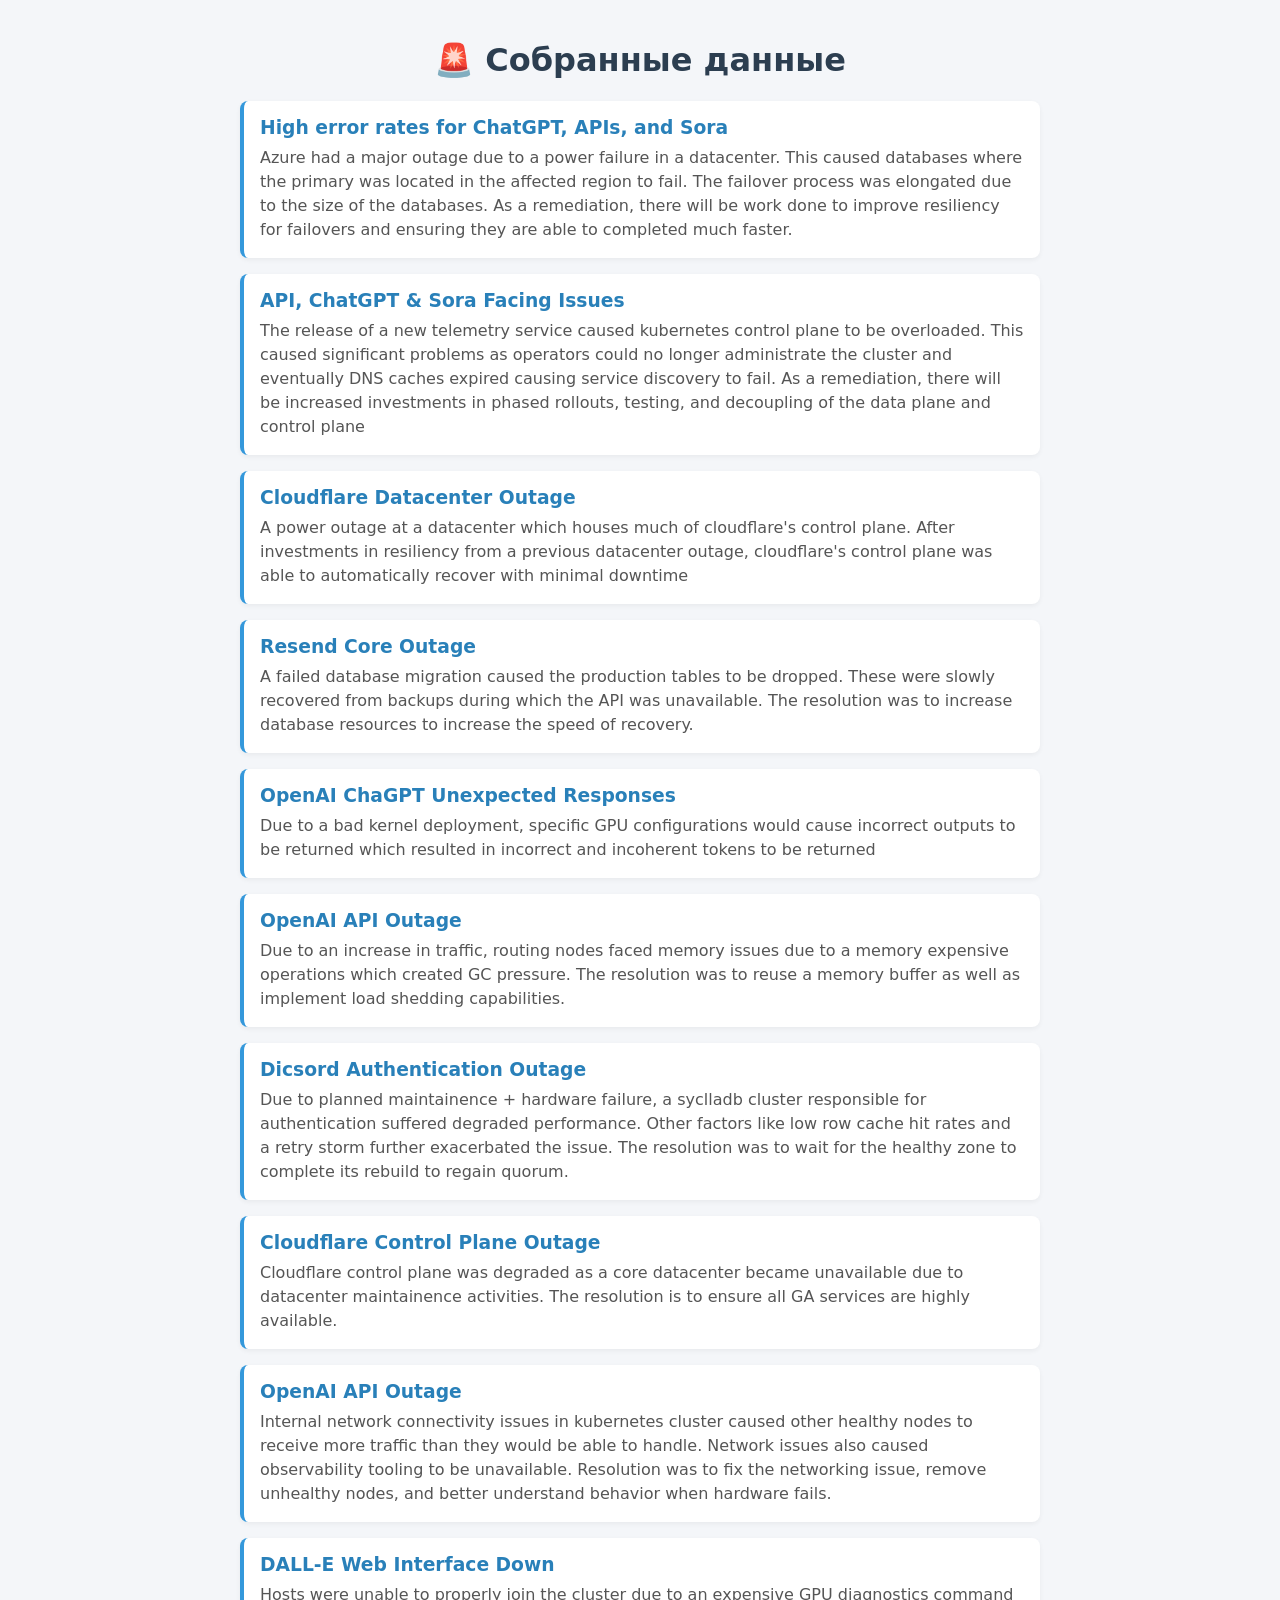
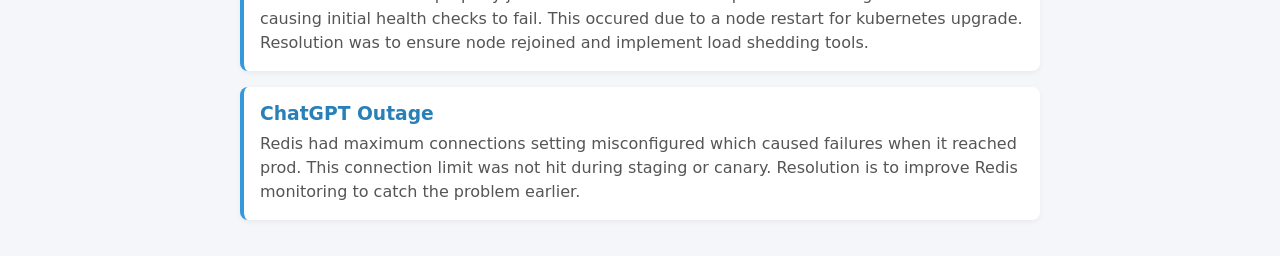
<file: parsed_jimmyl02/jimmyl02_postmortems.html>
<!DOCTYPE html>
<html lang="ru">
<head>
    <meta charset="UTF-8">
    <title>Собранные Постмортемы</title>
    <style>
        body { font-family: system-ui, -apple-system, sans-serif; max-width: 800px; margin: 0 auto; padding: 20px; background-color: #f4f6f9; color: #333; }
        h1 { text-align: center; color: #2c3e50; }
        .card { background: white; border-radius: 8px; padding: 16px; margin-bottom: 16px; box-shadow: 0 2px 5px rgba(0,0,0,0.05); border-left: 4px solid #3498db; }
        .card h3 { margin-top: 0; margin-bottom: 8px; }
        .card a { color: #2980b9; text-decoration: none; font-weight: bold; }
        .card p { margin: 0; line-height: 1.5; color: #555; }
    </style>
</head>
<body>
    <h1>🚨 Собранные данные</h1>

    <div class="card">
        <h3><a href="https://status.openai.com/incidents/6bwlxnvdncnm" target="_blank">High error rates for ChatGPT, APIs, and Sora</a></h3>
        <p>Azure had a major outage due to a power failure in a datacenter. This caused databases where the primary was located in the affected region to fail. The failover process was elongated due to the size of the databases. As a remediation, there will be work done to improve resiliency for failovers and ensuring they are able to completed much faster.</p>
    </div>
    <div class="card">
        <h3><a href="https://status.openai.com/incidents/ctrsv3lwd797" target="_blank">API, ChatGPT & Sora Facing Issues</a></h3>
        <p>The release of a new telemetry service caused kubernetes control plane to be overloaded. This caused significant problems as operators could no longer administrate the cluster and eventually DNS caches expired causing service discovery to fail. As a remediation, there will be increased investments in phased rollouts, testing, and decoupling of the data plane and control plane</p>
    </div>
    <div class="card">
        <h3><a href="https://blog.cloudflare.com/major-data-center-power-failure-again-cloudflare-code-orange-tested" target="_blank">Cloudflare Datacenter Outage</a></h3>
        <p>A power outage at a datacenter which houses much of cloudflare's control plane. After investments in resiliency from a previous datacenter outage, cloudflare's control plane was able to automatically recover with minimal downtime</p>
    </div>
    <div class="card">
        <h3><a href="https://resend.com/blog/incident-report-for-february-21-2024" target="_blank">Resend Core Outage</a></h3>
        <p>A failed database migration caused the production tables to be dropped. These were slowly recovered from backups during which the API was unavailable. The resolution was to increase database resources to increase the speed of recovery.</p>
    </div>
    <div class="card">
        <h3><a href="https://status.openai.com/incidents/ssg8fh7sfyz3" target="_blank">OpenAI ChaGPT Unexpected Responses</a></h3>
        <p>Due to a bad kernel deployment, specific GPU configurations would cause incorrect outputs to be returned which resulted in incorrect and incoherent tokens to be returned</p>
    </div>
    <div class="card">
        <h3><a href="https://status.openai.com/incidents/00fpy0yxrx1q" target="_blank">OpenAI API Outage</a></h3>
        <p>Due to an increase in traffic, routing nodes faced memory issues due to a memory expensive operations which created GC pressure. The resolution was to reuse a memory buffer as well as implement load shedding capabilities.</p>
    </div>
    <div class="card">
        <h3><a href="https://discord.com/blog/authentication-outage" target="_blank">Dicsord Authentication Outage</a></h3>
        <p>Due to planned maintainence + hardware failure, a syclladb cluster responsible for authentication suffered degraded performance. Other factors like low row cache hit rates and a retry storm further exacerbated the issue. The resolution was to wait for the healthy zone to complete its rebuild to regain quorum.</p>
    </div>
    <div class="card">
        <h3><a href="https://blog.cloudflare.com/post-mortem-on-cloudflare-control-plane-and-analytics-outage/" target="_blank">Cloudflare Control Plane Outage</a></h3>
        <p>Cloudflare control plane was degraded as a core datacenter became unavailable due to datacenter maintainence activities. The resolution is to ensure all GA services are highly available.</p>
    </div>
    <div class="card">
        <h3><a href="https://status.openai.com/incidents/z0tly13xsyyb" target="_blank">OpenAI API Outage</a></h3>
        <p>Internal network connectivity issues in kubernetes cluster caused other healthy nodes to receive more traffic than they would be able to handle. Network issues also caused observability tooling to be unavailable. Resolution was to fix the networking issue, remove unhealthy nodes, and better understand behavior when hardware fails.</p>
    </div>
    <div class="card">
        <h3><a href="https://status.openai.com/incidents/4cckbrhr8hr0" target="_blank">DALL-E Web Interface Down</a></h3>
        <p>Hosts were unable to properly join the cluster due to an expensive GPU diagnostics command causing initial health checks to fail. This occured due to a node restart for kubernetes upgrade. Resolution was to ensure node rejoined and implement load shedding tools.</p>
    </div>
    <div class="card">
        <h3><a href="https://status.openai.com/incidents/ds7h4z02flf5" target="_blank">ChatGPT Outage</a></h3>
        <p>Redis had maximum connections setting misconfigured which caused failures when it reached prod. This connection limit was not hit during staging or canary. Resolution is to improve Redis monitoring to catch the problem earlier.</p>
    </div>
</body>
</html>
</file>
